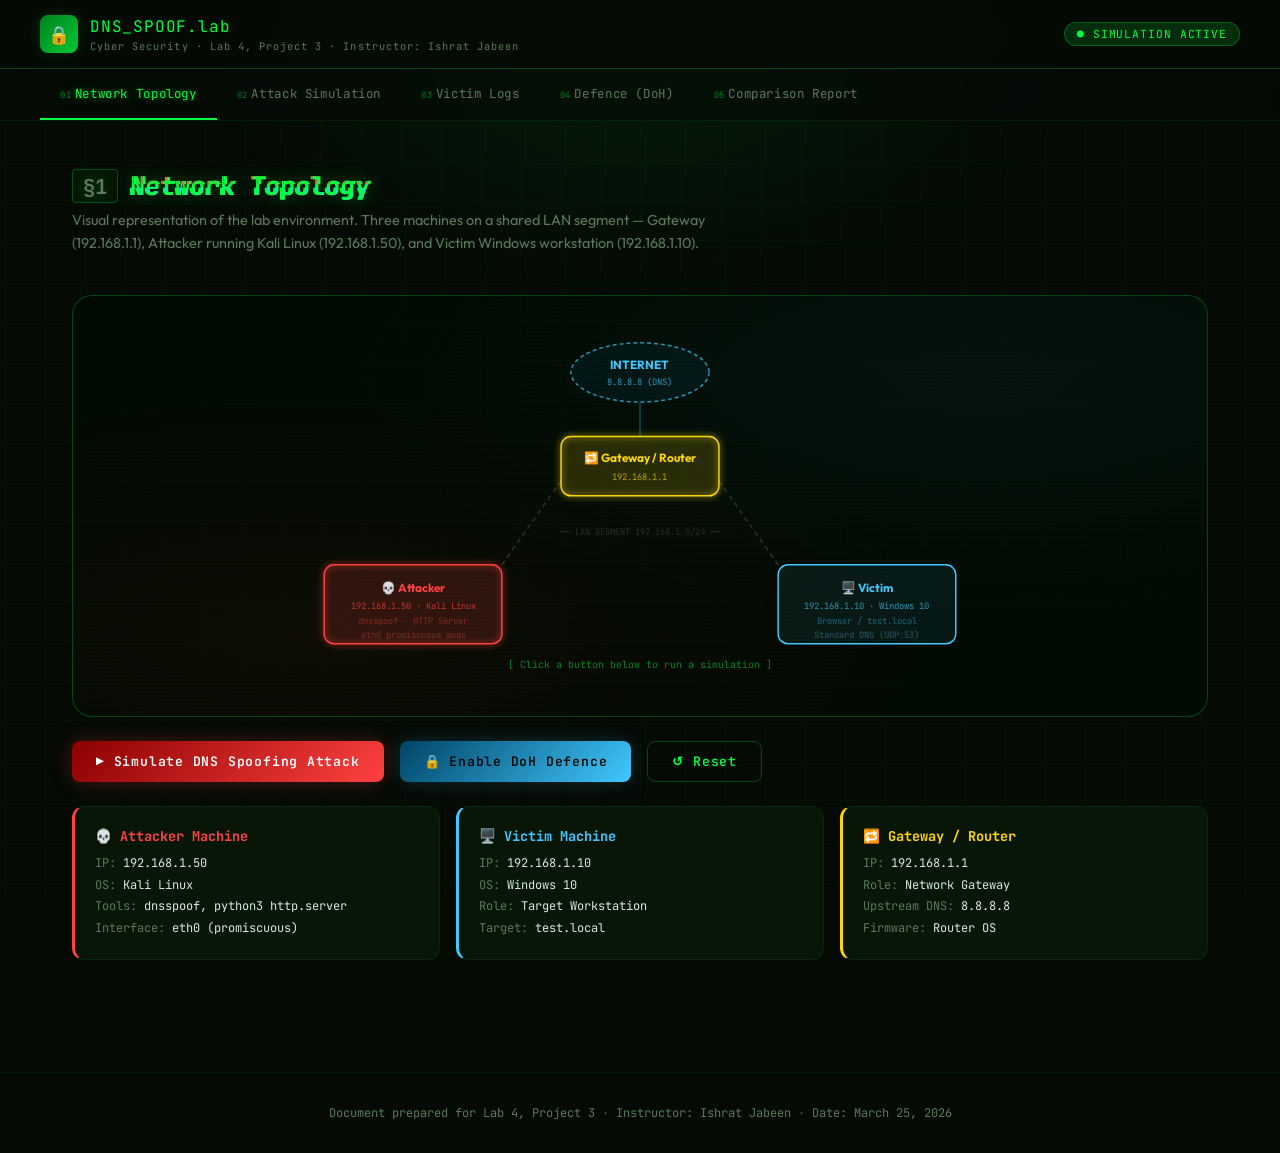
<file: index.html>
<!DOCTYPE html>
<html lang="en">
<head>
  <meta charset="UTF-8" />
  <meta name="viewport" content="width=device-width, initial-scale=1.0" />
  <title>DNS Spoofing Lab | Cyber Security Lab 4 – Project 3</title>
  <meta name="description" content="Interactive DNS Spoofing Lab with Custom Redirect & Defence. Visualising attack simulation, victim impact, DoH defence implementation and comparative analysis." />
  <link rel="stylesheet" href="style.css" />
</head>
<body>

<!-- ===== HEADER ===== -->
<header>
  <div class="header-inner">
    <div class="logo">
      <div class="logo-icon">🔒</div>
      <div>
        <div class="logo-text">DNS_SPOOF.lab</div>
        <div class="logo-sub">Cyber Security · Lab 4, Project 3 · Instructor: Ishrat Jabeen</div>
      </div>
    </div>
    <div class="badge">● SIMULATION ACTIVE</div>
  </div>
</header>

<!-- ===== NAVIGATION ===== -->
<nav>
  <div class="nav-inner">
    <button class="nav-btn active" onclick="showSection('topology', this)">
      <span class="nav-num">01</span>Network Topology
    </button>
    <button class="nav-btn" onclick="showSection('attack', this)">
      <span class="nav-num">02</span>Attack Simulation
    </button>
    <button class="nav-btn" onclick="showSection('victim', this)">
      <span class="nav-num">03</span>Victim Logs
    </button>
    <button class="nav-btn" onclick="showSection('defence', this)">
      <span class="nav-num">04</span>Defence (DoH)
    </button>
    <button class="nav-btn" onclick="showSection('comparison', this)">
      <span class="nav-num">05</span>Comparison Report
    </button>
  </div>
</nav>

<!-- ===== MAIN ===== -->
<main>

  <!-- ======================================================
       SECTION 1: NETWORK TOPOLOGY
       ====================================================== -->
  <section class="section active" id="sec-topology">
    <h1 class="section-title">
      <span class="sect-num">§1</span>
      <span class="glitch" data-text="Network Topology">Network Topology</span>
    </h1>
    <p class="section-desc">
      Visual representation of the lab environment. Three machines on a shared LAN segment — Gateway (192.168.1.1),
      Attacker running Kali Linux (192.168.1.50), and Victim Windows workstation (192.168.1.10).
    </p>

    <!-- SVG Diagram -->
    <div id="topology-svg-wrapper" class="scanlines">
      <svg id="topology-svg" viewBox="0 0 760 360" xmlns="http://www.w3.org/2000/svg">
        <defs>
          <marker id="arrow-green" markerWidth="8" markerHeight="8" refX="6" refY="3" orient="auto">
            <path d="M0,0 L0,6 L8,3 z" fill="#00ff41"/>
          </marker>
          <marker id="arrow-red" markerWidth="8" markerHeight="8" refX="6" refY="3" orient="auto">
            <path d="M0,0 L0,6 L8,3 z" fill="#ff4141"/>
          </marker>
          <marker id="arrow-blue" markerWidth="8" markerHeight="8" refX="6" refY="3" orient="auto">
            <path d="M0,0 L0,6 L8,3 z" fill="#41c8ff"/>
          </marker>
          <filter id="glow-green">
            <feGaussianBlur stdDeviation="3" result="blur"/>
            <feMerge><feMergeNode in="blur"/><feMergeNode in="SourceGraphic"/></feMerge>
          </filter>
          <filter id="glow-red">
            <feGaussianBlur stdDeviation="3" result="blur"/>
            <feMerge><feMergeNode in="blur"/><feMergeNode in="SourceGraphic"/></feMerge>
          </filter>
        </defs>

        <!-- Internet cloud -->
        <ellipse cx="380" cy="45" rx="70" ry="30" fill="rgba(0,100,150,0.15)" stroke="#41c8ff" stroke-width="1.5" stroke-dasharray="4 3" opacity="0.7"/>
        <text x="380" y="42" class="node-label" fill="#41c8ff" font-size="11">INTERNET</text>
        <text x="380" y="58" class="node-sub" fill="#41c8ff">8.8.8.8 (DNS)</text>

        <!-- Gateway -->
        <rect x="300" y="110" width="160" height="60" rx="10" ry="10" fill="rgba(255,215,0,0.08)" stroke="#ffd700" stroke-width="1.5" filter="url(#glow-green)"/>
        <text x="380" y="136" class="node-label" fill="#ffd700" font-size="12">🔁 Gateway / Router</text>
        <text x="380" y="154" class="node-sub" fill="#ffd700">192.168.1.1</text>

        <!-- Attacker -->
        <rect x="60" y="240" width="180" height="80" rx="10" ry="10" fill="rgba(255,65,65,0.08)" stroke="#ff4141" stroke-width="1.5" filter="url(#glow-red)"/>
        <text x="150" y="268" class="node-label" fill="#ff4141" font-size="12">💀 Attacker</text>
        <text x="150" y="285" class="node-sub" fill="#ff4141">192.168.1.50 · Kali Linux</text>
        <text x="150" y="300" class="node-sub" fill="rgba(255,65,65,0.6)">dnsspoof · HTTP Server</text>
        <text x="150" y="314" class="node-sub" fill="rgba(255,100,100,0.5)">eth0 promiscuous mode</text>

        <!-- Victim -->
        <rect x="520" y="240" width="180" height="80" rx="10" ry="10" fill="rgba(65,200,255,0.08)" stroke="#41c8ff" stroke-width="1.5"/>
        <text x="610" y="268" class="node-label" fill="#41c8ff" font-size="12">🖥️ Victim</text>
        <text x="610" y="285" class="node-sub" fill="#41c8ff">192.168.1.10 · Windows 10</text>
        <text x="610" y="300" class="node-sub" fill="rgba(65,200,255,0.6)">Browser / test.local</text>
        <text x="610" y="314" class="node-sub" fill="rgba(100,200,255,0.5)" id="victim-doh-label">Standard DNS (UDP:53)</text>

        <!-- Connections: Internet → Gateway -->
        <line x1="380" y1="75" x2="380" y2="110" stroke="#41c8ff" stroke-width="1.5" opacity="0.3"/>

        <!-- Gateway → Attacker (LAN) -->
        <line x1="300" y1="155" x2="240" y2="240" stroke="rgba(255,255,255,0.15)" stroke-width="1.5" stroke-dasharray="5 4" class="lan-line-a"/>
        <!-- Gateway → Victim (LAN) -->
        <line x1="460" y1="155" x2="520" y2="240" stroke="rgba(255,255,255,0.15)" stroke-width="1.5" stroke-dasharray="5 4" class="lan-line-v"/>

        <!-- LAN label -->
        <text x="380" y="210" class="node-sub" fill="rgba(255,255,255,0.2)" text-anchor="middle" font-size="9">── LAN SEGMENT 192.168.1.0/24 ──</text>

        <!-- Animated packets group -->
        <g id="packets-group"></g>

        <!-- Status label -->
        <text id="topo-status" x="380" y="345" text-anchor="middle" font-family="JetBrains Mono, monospace" font-size="10" fill="rgba(0,255,65,0.5)">[ Click a button below to run a simulation ]</text>
      </svg>
    </div>

    <div class="topology-controls">
      <button class="btn btn-danger" id="btn-run-attack" onclick="runAttackAnimation()">▶ Simulate DNS Spoofing Attack</button>
      <button class="btn btn-blue" id="btn-doh-defence" onclick="runDoHAnimation()">🔒 Enable DoH Defence</button>
      <button class="btn btn-outline" onclick="resetTopology()">↺ Reset</button>
    </div>

    <!-- Machine Cards -->
    <div class="machine-cards">
      <div class="machine-card attacker">
        <div class="machine-name">💀 Attacker Machine</div>
        <div class="machine-detail">
          IP: <span>192.168.1.50</span><br>
          OS: <span>Kali Linux</span><br>
          Tools: <span>dnsspoof, python3 http.server</span><br>
          Interface: <span>eth0 (promiscuous)</span>
        </div>
      </div>
      <div class="machine-card victim">
        <div class="machine-name">🖥️ Victim Machine</div>
        <div class="machine-detail">
          IP: <span>192.168.1.10</span><br>
          OS: <span>Windows 10</span><br>
          Role: <span>Target Workstation</span><br>
          Target: <span>test.local</span>
        </div>
      </div>
      <div class="machine-card gateway">
        <div class="machine-name">🔁 Gateway / Router</div>
        <div class="machine-detail">
          IP: <span>192.168.1.1</span><br>
          Role: <span>Network Gateway</span><br>
          Upstream DNS: <span>8.8.8.8</span><br>
          Firmware: <span>Router OS</span>
        </div>
      </div>
    </div>
  </section>


  <!-- ======================================================
       SECTION 2: ATTACK SIMULATION
       ====================================================== -->
  <section class="section" id="sec-attack">
    <h1 class="section-title">
      <span class="sect-num">§2</span> Simulated Attack Logs
    </h1>
    <p class="section-desc">
      Step-by-step replay of the attacker's actions on Kali Linux (192.168.1.50):
      crafting the spoof table, hosting the malicious webpage, and executing the dnsspoof attack.
    </p>

    <div class="card card-red" style="margin-bottom: 1.5rem;">
      <div class="flex-row" style="margin-bottom: 1rem;">
        <span class="info-badge red">⚠ ATTACK PHASE</span>
        <span class="info-badge yellow">Attacker: 192.168.1.50</span>
      </div>

      <!-- Step 1 Terminal -->
      <p style="font-family: var(--font-code); font-size:0.78rem; color: var(--text-muted); margin-bottom: 0.75rem; text-transform:uppercase; letter-spacing:0.1em;">Step 1 — Create DNS Spoof Table</p>
      <div class="terminal">
        <div class="terminal-bar">
          <div class="t-dot red"></div><div class="t-dot yellow"></div><div class="t-dot green"></div>
          <span class="terminal-label">attacker@kali:~$ — bash</span>
        </div>
        <div class="terminal-body" id="term-attack-1">&nbsp;</div>
      </div>

      <div class="spacer"></div>

      <!-- Step 2 Terminal -->
      <p style="font-family: var(--font-code); font-size:0.78rem; color: var(--text-muted); margin-bottom: 0.75rem; text-transform:uppercase; letter-spacing:0.1em;">Step 2 — Host Malicious Webpage</p>
      <div class="terminal">
        <div class="terminal-bar">
          <div class="t-dot red"></div><div class="t-dot yellow"></div><div class="t-dot green"></div>
          <span class="terminal-label">attacker@kali:~/web_root$ — bash</span>
        </div>
        <div class="terminal-body" id="term-attack-2">&nbsp;</div>
      </div>

      <div class="spacer"></div>

      <!-- Step 3 Terminal -->
      <p style="font-family: var(--font-code); font-size:0.78rem; color: var(--text-muted); margin-bottom: 0.75rem; text-transform:uppercase; letter-spacing:0.1em;">Step 3 — Execute dnsspoof &amp; HTTP Server Logs</p>
      <div class="terminal">
        <div class="terminal-bar">
          <div class="t-dot red"></div><div class="t-dot yellow"></div><div class="t-dot green"></div>
          <span class="terminal-label">attacker@kali:~$ — dnsspoof [LIVE]</span>
        </div>
        <div class="terminal-body" id="term-attack-3">&nbsp;</div>
      </div>
    </div>

    <!-- Spoofed page preview -->
    <div class="card" id="spoofed-preview" style="display:none;">
      <div class="flex-row" style="margin-bottom:1rem;">
        <span class="info-badge red">VICTIM BROWSER VIEW</span>
        <span class="info-badge yellow">http://test.local/</span>
      </div>
      <iframe src="spoofed_page/index.html" style="width:100%; height:280px; border: 1px solid rgba(255,65,65,0.3); border-radius: 8px; background:#fff;"
              title="Simulated spoofed webpage shown to victim"></iframe>
    </div>

    <div class="flex-row" style="margin-top:1.5rem;">
      <button class="btn btn-danger" id="btn-play-attack" onclick="playAttackLogs()">▶ Play Attack Logs</button>
      <button class="btn btn-outline" onclick="resetAttack()">↺ Reset</button>
    </div>
  </section>


  <!-- ======================================================
       SECTION 3: VICTIM LOGS
       ====================================================== -->
  <section class="section" id="sec-victim">
    <h1 class="section-title">
      <span class="sect-num">§3</span> Simulated Victim Logs
    </h1>
    <p class="section-desc">
      Logs from the Victim machine (192.168.1.10 / Windows 10) showing how the DNS spoofing attack
      manifested: the ping command resolving to the attacker's IP, and the browser dev tools confirming connection to the malicious server.
    </p>

    <div class="card-grid card-grid-2" style="margin-bottom: 1.5rem;">

      <!-- Ping log -->
      <div class="card card-blue">
        <div class="flex-row" style="margin-bottom:1rem;">
          <span class="info-badge red">BEFORE DEFENCE</span>
          <span class="info-badge blue">cmd.exe ping</span>
        </div>
        <div class="terminal">
          <div class="terminal-bar">
            <div class="t-dot red"></div><div class="t-dot yellow"></div><div class="t-dot green"></div>
            <span class="terminal-label">C:\Users\victim — Command Prompt</span>
          </div>
          <div class="terminal-body" id="term-victim-ping">&nbsp;</div>
        </div>
      </div>

      <!-- Browser console log -->
      <div class="card card-blue">
        <div class="flex-row" style="margin-bottom:1rem;">
          <span class="info-badge red">BEFORE DEFENCE</span>
          <span class="info-badge blue">Browser – Network Tab</span>
        </div>
        <div class="terminal">
          <div class="terminal-bar">
            <div class="t-dot red"></div><div class="t-dot yellow"></div><div class="t-dot green"></div>
            <span class="terminal-label">Chrome DevTools — Network</span>
          </div>
          <div class="terminal-body" id="term-victim-browser">&nbsp;</div>
        </div>
      </div>
    </div>

    <!-- Observation callout -->
    <div class="card" id="victim-obs" style="display:none; border-color: rgba(255,65,65,0.4); background: rgba(15,5,5,0.9);">
      <p style="font-family:var(--font-code); font-size:0.82rem; color:var(--text-muted); text-transform:uppercase; letter-spacing:0.1em; margin-bottom:0.75rem;">⚠ Observation</p>
      <p style="font-size:0.9rem; line-height:1.8; color:var(--text-primary);">
        The victim successfully connected to the attacker's server at
        <mark class="red">192.168.1.50</mark> instead of the legitimate destination.
        The DNS spoofing attack was <mark class="red">successful</mark> — the operating system cached the malicious mapping,
        directing all subsequent connections to <code style="font-family:var(--font-code); color:var(--red-accent);">test.local</code>
        to the attacker's web server.
      </p>
    </div>

    <div class="flex-row" style="margin-top:1.5rem;">
      <button class="btn btn-blue" id="btn-play-victim" onclick="playVictimLogs()">▶ View Victim Logs</button>
      <button class="btn btn-outline" onclick="resetVictim()">↺ Reset</button>
    </div>
  </section>


  <!-- ======================================================
       SECTION 4: DEFENCE IMPLEMENTATION
       ====================================================== -->
  <section class="section" id="sec-defence">
    <h1 class="section-title">
      <span class="sect-num">§4</span> Defence Implementation
    </h1>
    <p class="section-desc">
      Configure DNS-over-HTTPS (DoH) on the victim's browser to encrypt DNS queries and
      bypass local network DNS spoofing. Follow the steps below for your browser of choice.
    </p>

    <div class="card" style="margin-bottom:1.5rem;">
      <div class="flex-row" style="margin-bottom:1.5rem;">
        <span class="info-badge green">OBJECTIVE</span>
        <span style="font-size:0.88rem; color:var(--text-primary);">
          Move DNS resolution from plaintext UDP port 53 → encrypted HTTPS port 443
        </span>
      </div>

      <!-- Browser Tabs -->
      <div class="tab-header">
        <button class="tab-btn active" onclick="showTab('chrome', this)">🌐 Google Chrome</button>
        <button class="tab-btn" onclick="showTab('firefox', this)">🦊 Mozilla Firefox</button>
      </div>

      <!-- Chrome Steps -->
      <div class="tab-panel active" id="tab-chrome">
        <ul class="step-list" id="chrome-steps">
          <li class="step-item" onclick="toggleStep(this)">
            <div class="step-check">1</div>
            <div class="step-text">
              Open Chrome and navigate to:<br>
              <strong>Settings</strong> → <strong>Privacy and Security</strong> → <strong>Security</strong>
            </div>
          </li>
          <li class="step-item" onclick="toggleStep(this)">
            <div class="step-check">2</div>
            <div class="step-text">
              Scroll down to the <strong>Advanced</strong> section.
            </div>
          </li>
          <li class="step-item" onclick="toggleStep(this)">
            <div class="step-check">3</div>
            <div class="step-text">
              Locate <strong>"Use secure DNS"</strong> and toggle it <mark>ON</mark>.
            </div>
          </li>
          <li class="step-item" onclick="toggleStep(this)">
            <div class="step-check">4</div>
            <div class="step-text">
              Select <strong>"Cloudflare (1.1.1.1)"</strong> or <strong>"Google (Public DNS)"</strong> from the dropdown menu.
            </div>
          </li>
          <li class="step-item" onclick="toggleStep(this)">
            <div class="step-check">5</div>
            <div class="step-text">
              Restart the browser to apply changes. ✅
            </div>
          </li>
        </ul>
        <div class="spacer-sm"></div>
        <button class="btn btn-primary" style="font-size:0.75rem;" onclick="checkAllSteps('chrome-steps')">✓ Mark All Complete</button>
        <button class="btn btn-outline" style="font-size:0.75rem;" onclick="resetSteps('chrome-steps')">↺ Reset Steps</button>
      </div>

      <!-- Firefox Steps -->
      <div class="tab-panel" id="tab-firefox">
        <ul class="step-list" id="firefox-steps">
          <li class="step-item" onclick="toggleStep(this)">
            <div class="step-check">1</div>
            <div class="step-text">
              Open Firefox and navigate to:<br>
              <strong>Settings</strong> → <strong>General</strong> → <strong>Network Settings</strong> → <strong>Settings…</strong>
            </div>
          </li>
          <li class="step-item" onclick="toggleStep(this)">
            <div class="step-check">2</div>
            <div class="step-text">
              Scroll to the bottom of the Connection Settings dialog.
            </div>
          </li>
          <li class="step-item" onclick="toggleStep(this)">
            <div class="step-check">3</div>
            <div class="step-text">
              Check the box for <strong>"Enable DNS over HTTPS"</strong>.
            </div>
          </li>
          <li class="step-item" onclick="toggleStep(this)">
            <div class="step-check">4</div>
            <div class="step-text">
              Select a provider:<br>
              • Cloudflare: <code>https://mozilla.cloudflare-dns.com/dns-query</code><br>
              • Google: <code>https://dns.google/dns-query</code>
            </div>
          </li>
          <li class="step-item" onclick="toggleStep(this)">
            <div class="step-check">5</div>
            <div class="step-text">
              Click <strong>OK</strong> and restart Firefox to apply. ✅
            </div>
          </li>
        </ul>
        <div class="spacer-sm"></div>
        <button class="btn btn-primary" style="font-size:0.75rem;" onclick="checkAllSteps('firefox-steps')">✓ Mark All Complete</button>
        <button class="btn btn-outline" style="font-size:0.75rem;" onclick="resetSteps('firefox-steps')">↺ Reset Steps</button>
      </div>
    </div>

    <!-- Verification Result -->
    <div class="card card-grid card-grid-2">
      <div>
        <p style="font-family:var(--font-code); font-size:0.78rem; color:var(--text-muted); text-transform:uppercase; letter-spacing:0.1em; margin-bottom:1rem;">
          4.3 Verification — Visit: <code style="color:var(--blue-accent);">https://1.1.1.1/help</code>
        </p>
        <div class="verify-table">
          <div class="verify-row">
            <span class="verify-label">Connected to 1.1.1.1</span>
            <span class="verify-value">Yes ✓</span>
          </div>
          <div class="verify-row">
            <span class="verify-label">Using DNS over HTTPS (DoH)</span>
            <span class="verify-value">Yes ✓</span>
          </div>
          <div class="verify-row">
            <span class="verify-label">Using DNS over TLS (DoT)</span>
            <span class="verify-value no">No ✗</span>
          </div>
        </div>
      </div>

      <div>
        <p style="font-family:var(--font-code); font-size:0.78rem; color:var(--text-muted); text-transform:uppercase; letter-spacing:0.1em; margin-bottom:1rem;">
          How DoH Works
        </p>
        <div class="terminal" style="font-size:0.75rem;">
          <div class="terminal-bar">
            <div class="t-dot green"></div><div class="t-dot yellow"></div><div class="t-dot green"></div>
            <span class="terminal-label">DNS Query Flow — With DoH</span>
          </div>
          <div class="terminal-body" style="line-height:1.9; min-height:120px;">
<span class="output">Browser wants to resolve: test.local</span>
<span class="prompt">↓ Query encrypted in TLS 1.3</span>
<span class="info">→ HTTPS POST to cloudflare-dns.com</span>
<span class="info">   port 443 (encrypted)</span>
<span class="success">✓ Attacker sees only HTTPS noise</span>
<span class="success">✓ Spoofing attempt: FAILED</span>
<span class="success">✓ dnsspoof: 0 pattern matches</span>
          </div>
        </div>
      </div>
    </div>
  </section>


  <!-- ======================================================
       SECTION 5: COMPARISON REPORT
       ====================================================== -->
  <section class="section" id="sec-comparison">
    <h1 class="section-title">
      <span class="sect-num">§5</span> Comparison Report
    </h1>
    <p class="section-desc">
      Before Defence vs. After Defence — Technical analysis of DNS-over-HTTPS efficacy
      against local-area network DNS spoofing attacks.
    </p>

    <!-- Executive Summary -->
    <div class="analysis-block" style="margin-bottom:1.5rem; border-color:var(--border-green);">
      <h4>Executive Summary</h4>
      This report analyzes the efficacy of DNS-over-HTTPS (DoH) in mitigating local-area network (LAN) DNS spoofing attacks.
      In the <mark class="red">"Before"</mark> scenario, the network relied on traditional
      <strong style="color:var(--red-accent)">plaintext DNS (UDP Port 53)</strong>.
      In the <mark>"After"</mark> scenario, <strong style="color:var(--green-bright)">cryptographic encapsulation via HTTPS (TCP Port 443)</strong>
      was implemented at the application layer.
    </div>

    <!-- Toggle -->
    <div class="comparison-toggle">
      <button class="comp-btn active red" id="comp-before" onclick="showComparison('before')">⚠ Before Defence</button>
      <button class="comp-btn" id="comp-after" onclick="showComparison('after')">✓ After Defence</button>
    </div>

    <!-- Before Panel -->
    <div id="panel-before">
      <div class="analysis-block danger" style="border-color:rgba(255,65,65,0.3); background:rgba(15,5,5,0.9); margin-bottom:1.5rem;">
        <h4>Technical Analysis: Before Defence</h4>
        During the initial phase, the Attacker utilised the <code style="font-family:var(--font-code); color:var(--red-accent);">dnsspoof</code>
        tool from the <em>dsniff</em> package to monitor the local network segment for DNS queries.
        Because standard DNS queries are transmitted as <strong>unencrypted UDP packets</strong> and lack any form of authentication
        or integrity verification, the attacker was able to perform a classic <mark class="red">"race condition"</mark> attack.
        <br><br>
        When the Victim initiated a DNS query for <code style="font-family:var(--font-code); color:var(--red-accent)">test.local</code>,
        the request was broadcast toward the upstream DNS resolver (8.8.8.8). The Attacker, running in promiscuous mode, observed this query
        in real-time and injected a forged response with IP <mark class="red">192.168.1.50</mark> before the legitimate reply arrived.
        The Victim accepted the first response, cached the malicious mapping, and loaded the attacker's webpage.
      </div>

      <div class="terminal" style="margin-bottom:1.5rem;">
        <div class="terminal-bar">
          <div class="t-dot red"></div><div class="t-dot yellow"></div><div class="t-dot green"></div>
          <span class="terminal-label">BEFORE DEFENCE — DNS Flow (Plaintext UDP:53)</span>
        </div>
        <div class="terminal-body" style="line-height:2; min-height:130px;">
<span class="prompt">victim@win:</span><span class="cmd">~$ ping test.local</span>
<span class="output">DNS query sent → 192.168.1.1 (UDP port 53)</span>
<span class="error">Attacker intercepts query in promiscuous mode</span>
<span class="error">dnsspoof injects forged response: test.local → 192.168.1.50</span>
<span class="warn">Victim caches malicious DNS response</span>
<span class="error">Pinging test.local [192.168.1.50] ← ATTACKER'S IP!</span>
<span class="error">HTTP 200 OK from malicious server</span>
        </div>
      </div>
    </div>

    <!-- After Panel -->
    <div id="panel-after" style="display:none;">
      <div class="analysis-block" style="border-color:rgba(0,255,65,0.3); margin-bottom:1.5rem;">
        <h4>Technical Analysis: After Defence</h4>
        Upon enabling DNS-over-HTTPS in the browser, the Victim fundamentally altered its DNS resolution behaviour.
        Instead of broadcasting plaintext UDP queries to the local network's default gateway, the browser established
        an <strong>encrypted TLS 1.3 tunnel</strong> directly to a trusted remote resolver (Cloudflare's 1.1.1.1 service).
        <br><br>
        The query was encapsulated within an HTTPS POST request to
        <code style="font-family:var(--font-code); color:var(--green-bright)">https://cloudflare-dns.com/dns-query</code>,
        traveling over <mark>TCP port 443</mark>, encrypted with the same cryptographic protections used for secure web browsing.
        The <code style="font-family:var(--font-code); color:var(--green-bright)">dnsspoof</code> tool reported
        <mark>zero pattern matches</mark> — no plaintext DNS traffic traversed the network.
      </div>

        <div class="terminal" style="margin-bottom:1.5rem;">
          <div class="terminal-bar">
            <div class="t-dot red"></div><div class="t-dot yellow"></div><div class="t-dot green"></div>
            <span class="terminal-label">AFTER DEFENCE — DNS Flow (HTTPS/TLS 1.3 port 443)</span>
          </div>
          <div class="terminal-body" style="line-height:2; min-height:130px;">
<span class="prompt">victim@win:</span><span class="cmd">~$ ping test.local</span>
<span class="output">DoH query → HTTPS POST to cloudflare-dns.com:443</span>
<span class="output">TLS 1.3 encrypted tunnel established</span>
<span class="success">Attacker sees: encrypted HTTPS traffic only</span>
<span class="success">dnsspoof: 0 pattern matches (no UDP port 53 queries)</span>
<span class="success">Cloudflare returns: NXDOMAIN (test.local doesn't exist)</span>
<span class="success">DNS Spoofing: BLOCKED ✓</span>
          </div>
        </div>
    </div>

    <!-- Why Defence Was Effective -->
    <p style="font-family:var(--font-code); font-size:0.78rem; color:var(--text-muted); text-transform:uppercase; letter-spacing:0.1em; margin-bottom:1rem;">
      Why the Defence Was Effective — Three Technical Factors
    </p>
    <div class="factor-grid" style="margin-bottom:2rem;">
      <div class="factor-card">
        <div class="factor-icon">🔐</div>
        <div class="factor-title">Encryption</div>
        <div class="factor-desc">
          The attacker could no longer observe DNS request contents.
          Domain names are encrypted within the TLS payload. Network capture reveals only encrypted HTTPS traffic.
        </div>
      </div>
      <div class="factor-card">
        <div class="factor-icon">🛡️</div>
        <div class="factor-title">Integrity Protection</div>
        <div class="factor-desc">
          TLS provides cryptographic message authentication through HMAC verification.
          Injected malicious data would be detected via MAC failures, terminating the connection.
        </div>
      </div>
      <div class="factor-card">
        <div class="factor-icon">🌐</div>
        <div class="factor-title">Trust Boundary Relocation</div>
        <div class="factor-desc">
          DoH bypasses the local router's DNS configuration, moving the trust boundary from the untrusted LAN
          to a known, authenticated secure endpoint.
        </div>
      </div>
    </div>

    <!-- Comparative Results Table -->
    <div class="card" style="margin-bottom:2rem; padding:0; overflow:hidden;">
      <table class="data-table">
        <thead>
          <tr>
            <th>Metric</th>
            <th>⚠ Before Defence</th>
            <th>✓ After Defence</th>
          </tr>
        </thead>
        <tbody>
          <tr>
            <td class="metric">DNS Protocol</td>
            <td class="before">UDP (Plaintext)</td>
            <td class="after">HTTPS (Encrypted)</td>
          </tr>
          <tr>
            <td class="metric">Port Used</td>
            <td class="before">53</td>
            <td class="after">443</td>
          </tr>
          <tr>
            <td class="metric">Attacker Visibility</td>
            <td class="before">Full query content</td>
            <td class="after">Encrypted traffic only</td>
          </tr>
          <tr>
            <td class="metric">Spoofing Successful</td>
            <td class="before">Yes</td>
            <td class="after">No</td>
          </tr>
          <tr>
            <td class="metric">Resolution of test.local</td>
            <td class="before">192.168.1.50 (Spoofed)</td>
            <td class="after">NXDOMAIN or Legitimate IP</td>
          </tr>
          <tr>
            <td class="metric">Data Integrity</td>
            <td class="before">None</td>
            <td class="after">TLS MAC Verification</td>
          </tr>
        </tbody>
      </table>
    </div>

    <!-- Conclusion -->
    <div class="analysis-block" style="border-color:var(--border-green); margin-bottom:2rem;">
      <h4>Conclusion</h4>
      The implementation of DNS-over-HTTPS represents an effective application-layer defence against local network DNS spoofing attacks.
      By encrypting queries and authenticating responses through TLS, DoH eliminates the attacker's ability to <strong>observe</strong>,
      <strong>intercept</strong>, or <strong>modify</strong> DNS traffic.
      Organizations and individual users should consider enabling DoH as a baseline security measure, particularly when operating on
      <mark>untrusted network segments</mark> such as public Wi-Fi or shared corporate networks.
    </div>

    <!-- References -->
    <div class="card">
      <p style="font-family:var(--font-code); font-size:0.78rem; color:var(--text-muted); text-transform:uppercase; letter-spacing:0.1em; margin-bottom:1rem;">
        References
      </p>
      <ul class="ref-list">
        <li class="ref-item"><span class="ref-num">1</span>RFC 8484 — DNS Queries over HTTPS (DoH)</li>
        <li class="ref-item"><span class="ref-num">2</span>Cloudflare DNS Documentation — https://developers.cloudflare.com/1.1.1.1/</li>
        <li class="ref-item"><span class="ref-num">3</span>Mozilla Firefox DoH Implementation Guide</li>
        <li class="ref-item"><span class="ref-num">4</span>OWASP DNS Spoofing Prevention Guidelines</li>
      </ul>
    </div>
  </section>

</main>

<!-- ===== FOOTER ===== -->
<footer>
  <span>Document prepared for Lab 4, Project 3</span> ·
  <span>Instructor: Ishrat Jabeen</span> ·
  <span>Date: March 25, 2026</span>
</footer>

<script src="app.js"></script>
</body>
</html>
</file>
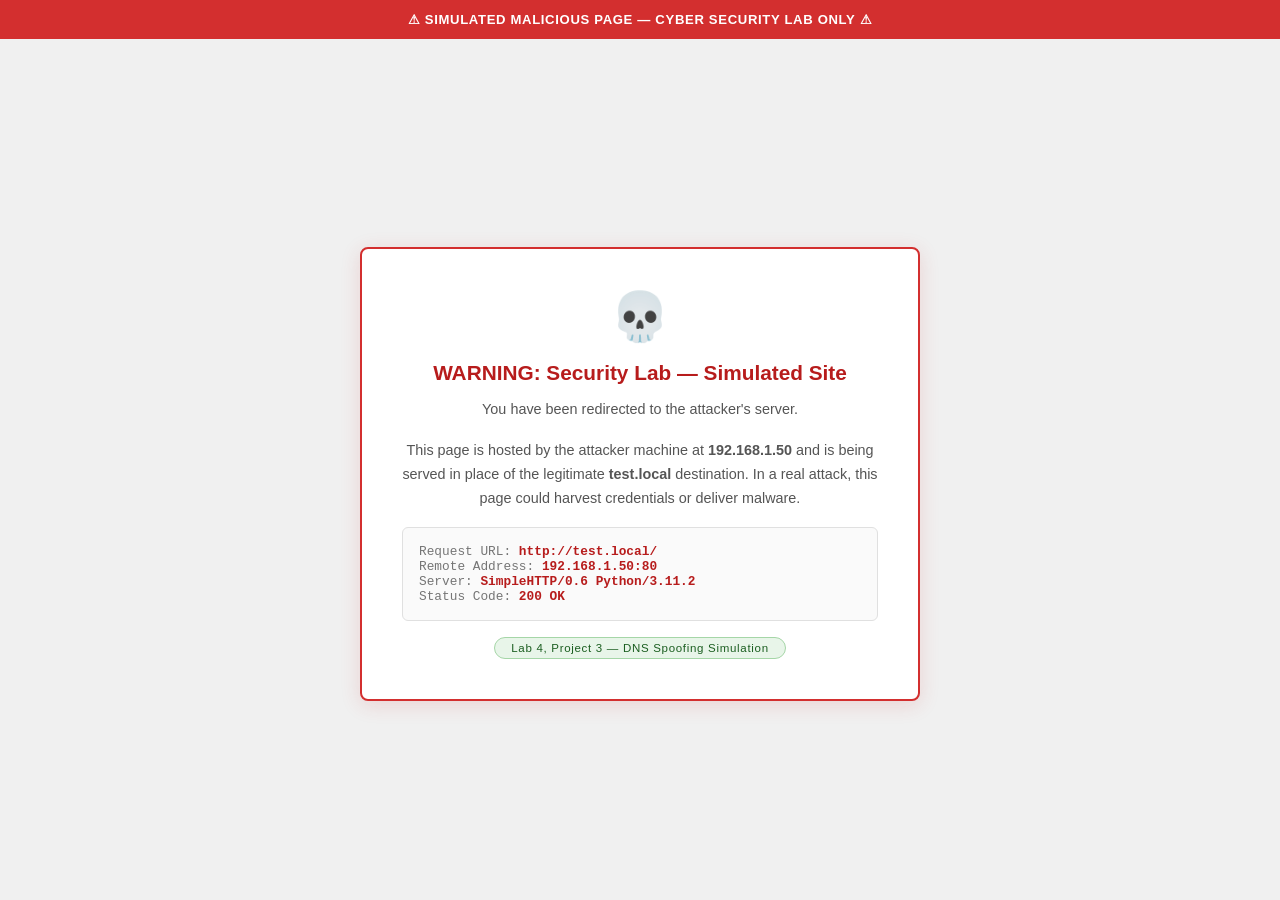
<file: spoofed_page/index.html>
<!DOCTYPE html>
<html lang="en">
<head>
  <meta charset="UTF-8"/>
  <title>Spoofed Site — Security Lab</title>
  <style>
    * { margin: 0; padding: 0; box-sizing: border-box; }
    body {
      font-family: Arial, sans-serif;
      background: #f0f0f0;
      display: flex;
      flex-direction: column;
      align-items: center;
      justify-content: center;
      min-height: 100vh;
      padding: 2rem;
    }
    .warning-bar {
      background: #d32f2f;
      color: #fff;
      text-align: center;
      padding: 0.75rem;
      font-size: 0.82rem;
      font-weight: bold;
      letter-spacing: 0.05em;
      width: 100%;
      position: fixed;
      top: 0;
    }
    .container {
      background: #fff;
      border: 2px solid #d32f2f;
      border-radius: 8px;
      padding: 2.5rem;
      max-width: 560px;
      width: 100%;
      text-align: center;
      margin-top: 3rem;
      box-shadow: 0 4px 20px rgba(211,47,47,0.15);
    }
    .skull { font-size: 3rem; margin-bottom: 1rem; }
    h1 {
      color: #b71c1c;
      font-size: 1.3rem;
      margin-bottom: 0.75rem;
    }
    p {
      color: #555;
      font-size: 0.9rem;
      line-height: 1.7;
      margin-bottom: 1rem;
    }
    .server-info {
      background: #fafafa;
      border: 1px solid #e0e0e0;
      border-radius: 6px;
      padding: 1rem;
      font-family: 'Courier New', monospace;
      font-size: 0.8rem;
      text-align: left;
      color: #333;
    }
    .server-info .label { color: #757575; }
    .server-info .value { color: #b71c1c; font-weight: bold; }
    .lab-badge {
      display: inline-block;
      background: #e8f5e9;
      color: #1b5e20;
      border: 1px solid #a5d6a7;
      border-radius: 100px;
      padding: 0.25rem 1rem;
      font-size: 0.72rem;
      letter-spacing: 0.06em;
      margin-top: 1rem;
    }
  </style>
</head>
<body>
  <div class="warning-bar">⚠ SIMULATED MALICIOUS PAGE — CYBER SECURITY LAB ONLY ⚠</div>
  <div class="container">
    <div class="skull">💀</div>
    <h1>WARNING: Security Lab — Simulated Site</h1>
    <p>You have been redirected to the attacker's server.</p>
    <p>This page is hosted by the attacker machine at <strong>192.168.1.50</strong> and is being served in place of the legitimate <strong>test.local</strong> destination. In a real attack, this page could harvest credentials or deliver malware.</p>
    <div class="server-info">
      <div><span class="label">Request URL: </span><span class="value">http://test.local/</span></div>
      <div><span class="label">Remote Address: </span><span class="value">192.168.1.50:80</span></div>
      <div><span class="label">Server: </span><span class="value">SimpleHTTP/0.6 Python/3.11.2</span></div>
      <div><span class="label">Status Code: </span><span class="value">200 OK</span></div>
    </div>
    <div class="lab-badge">Lab 4, Project 3 — DNS Spoofing Simulation</div>
  </div>
</body>
</html>
</file>
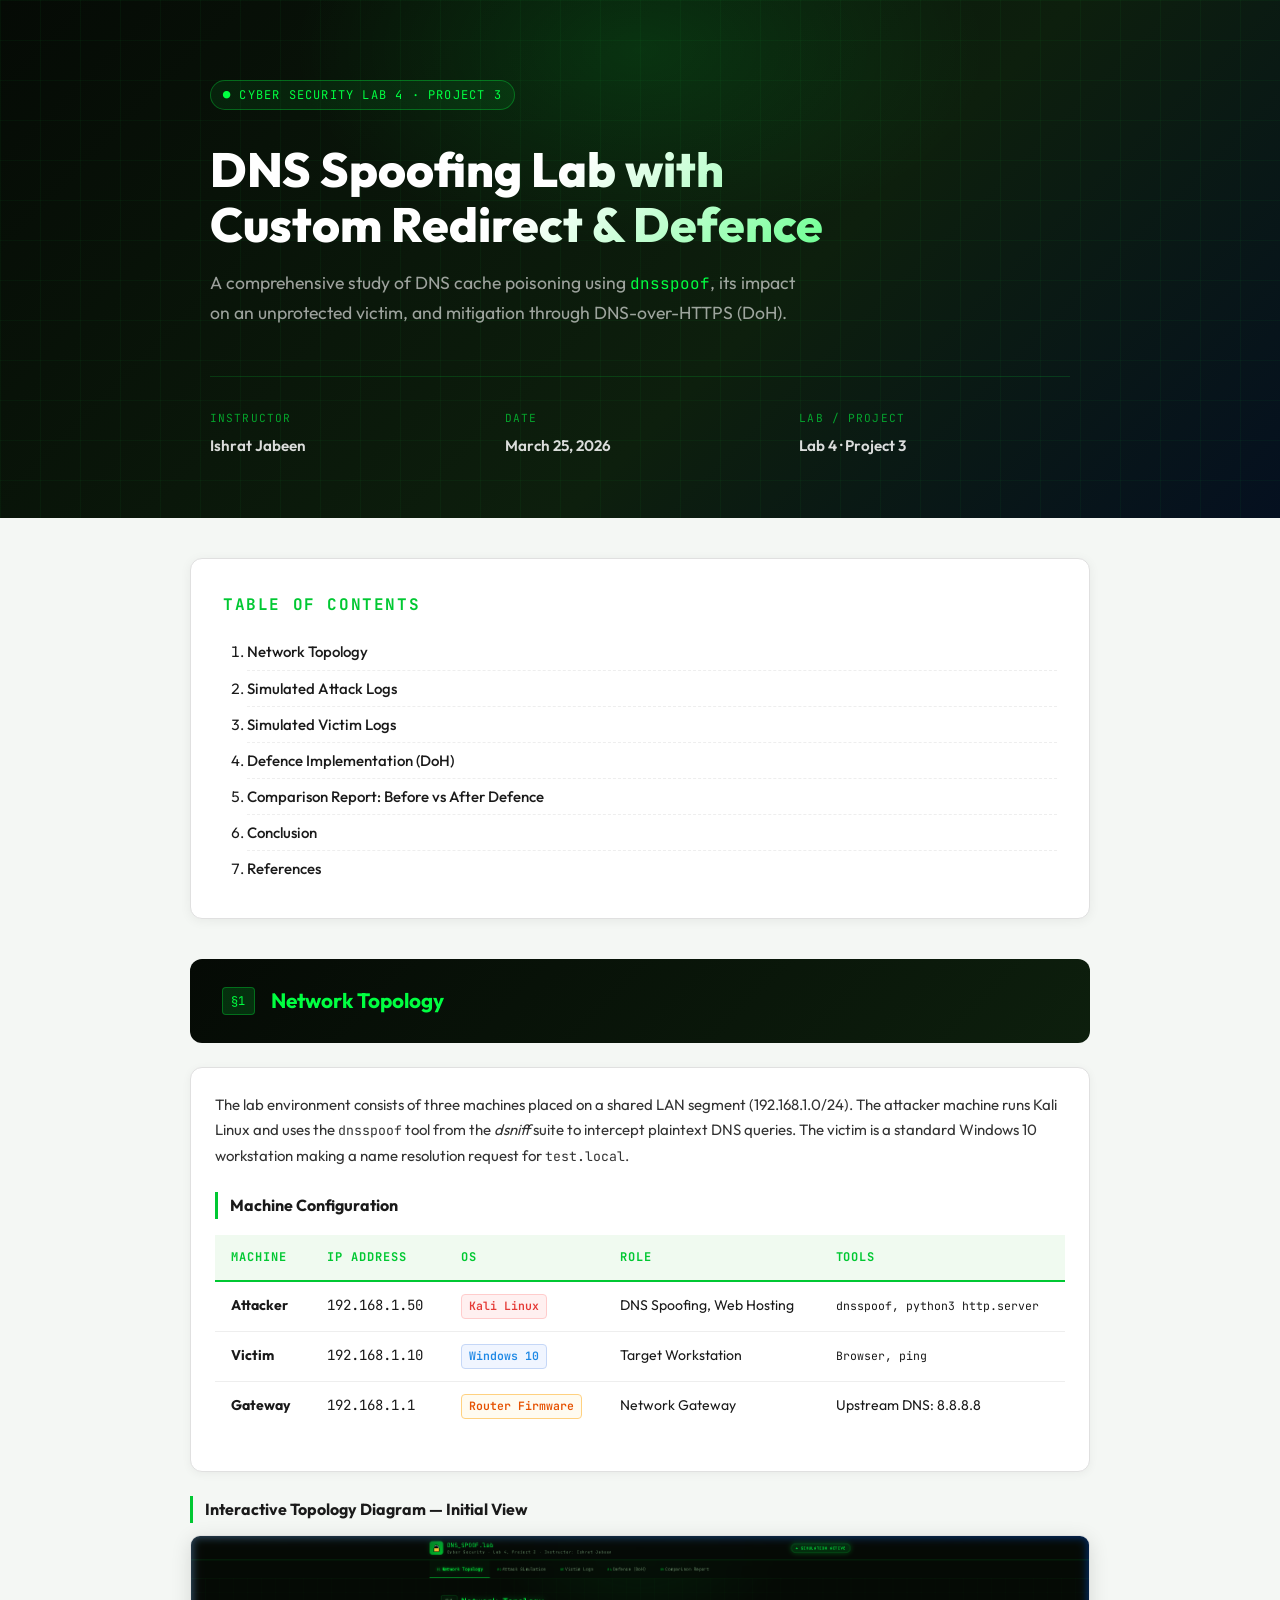
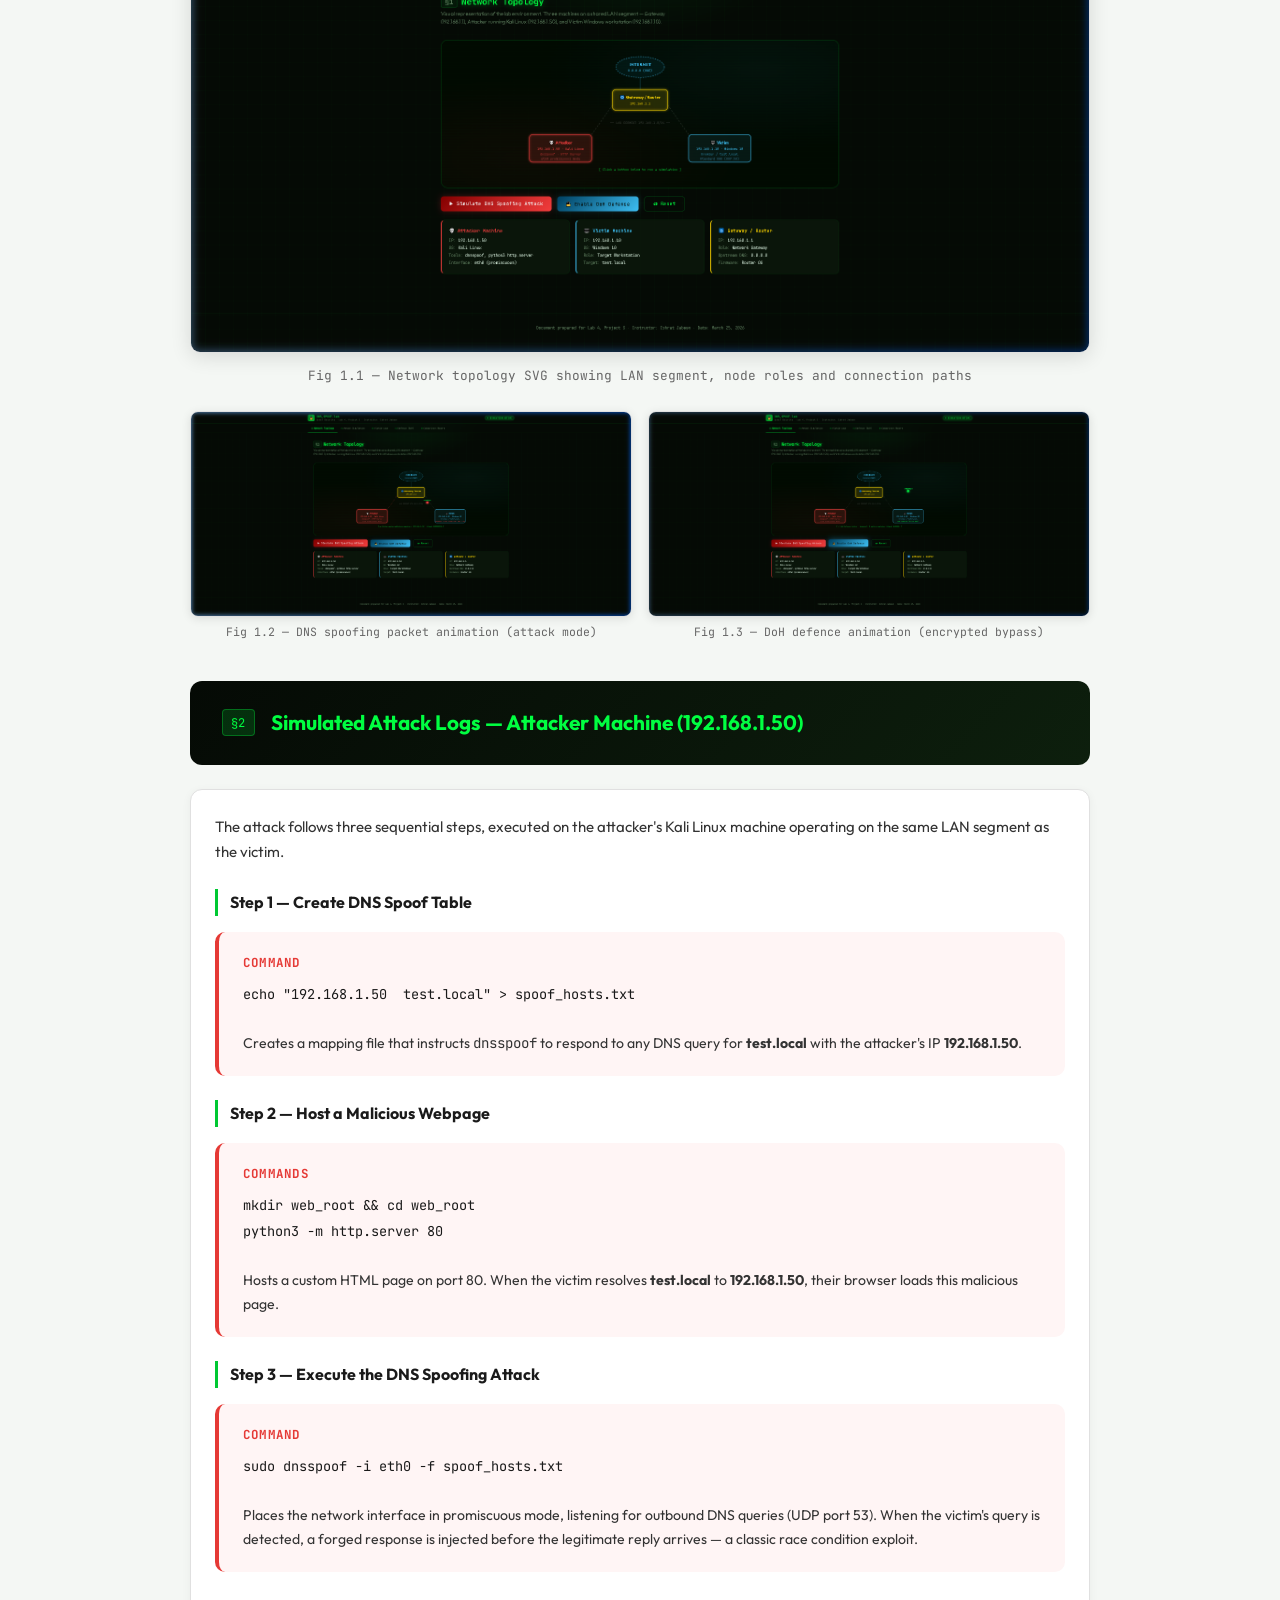
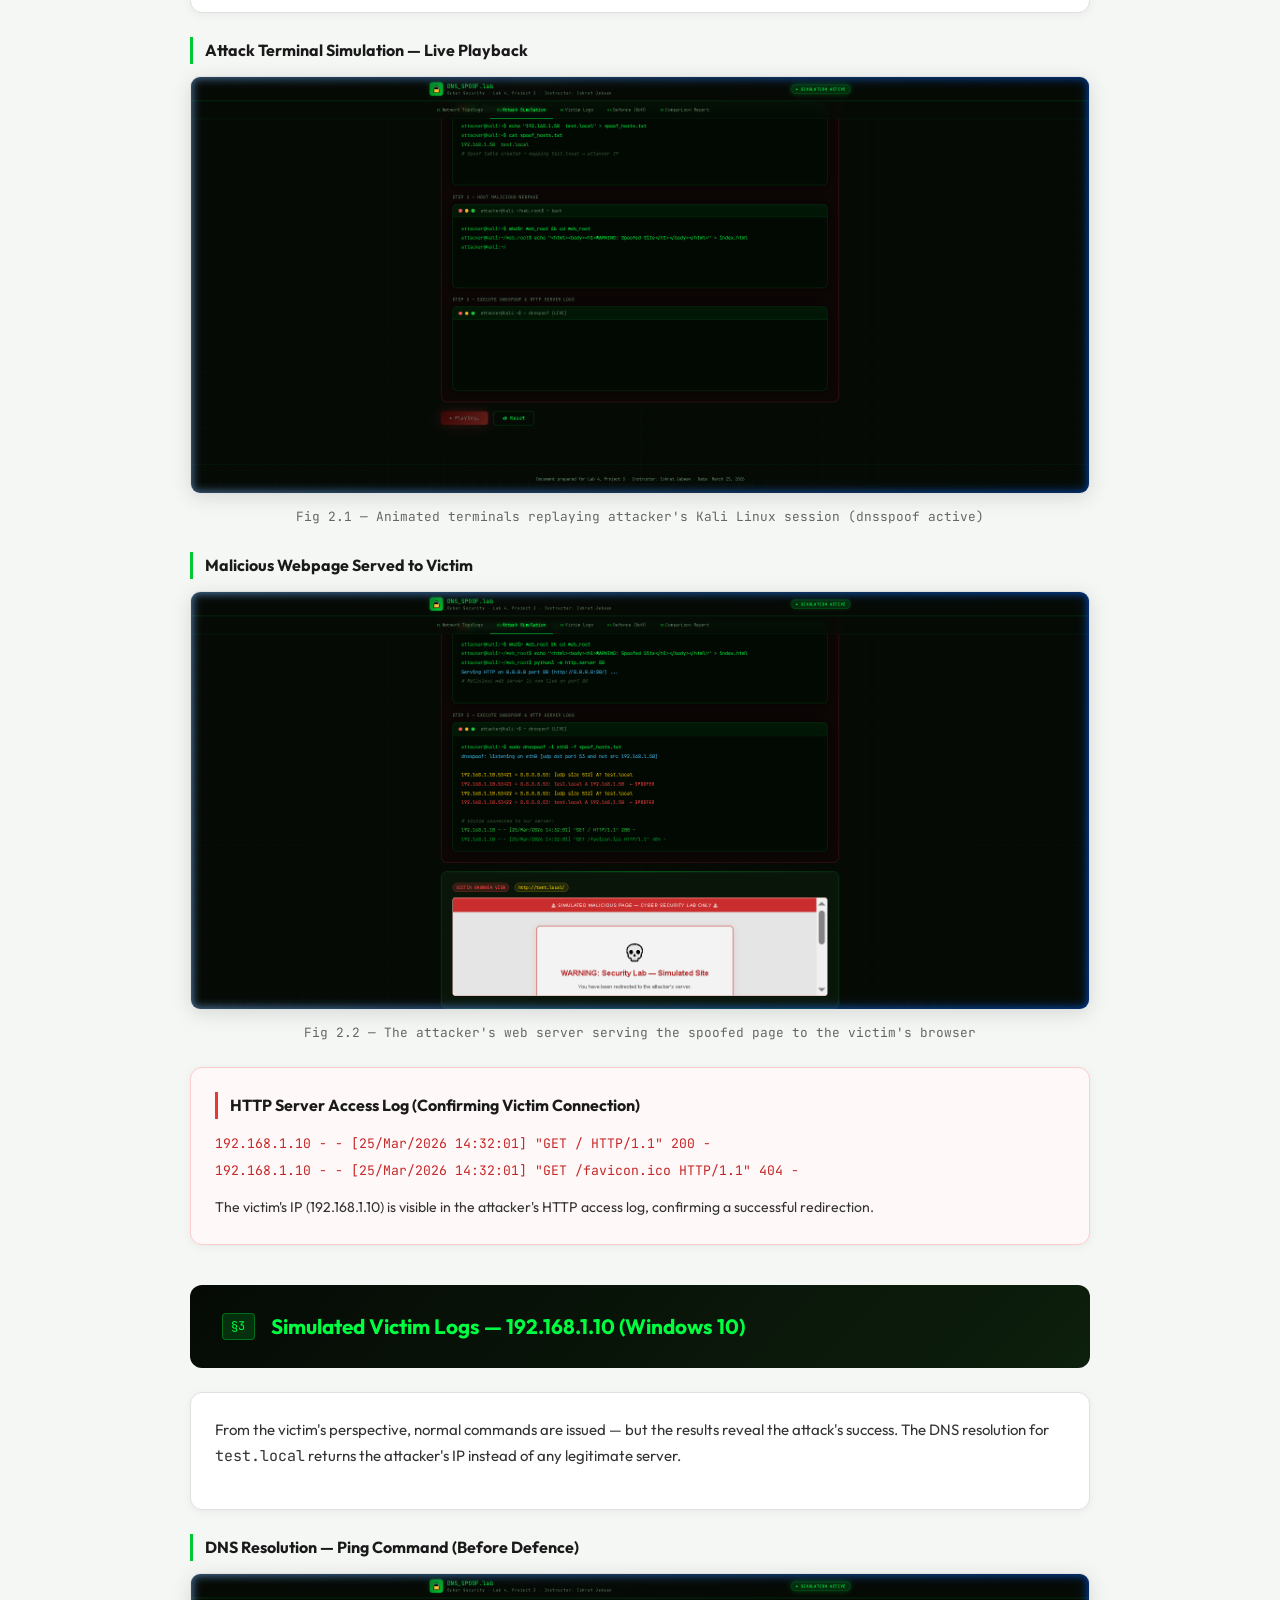
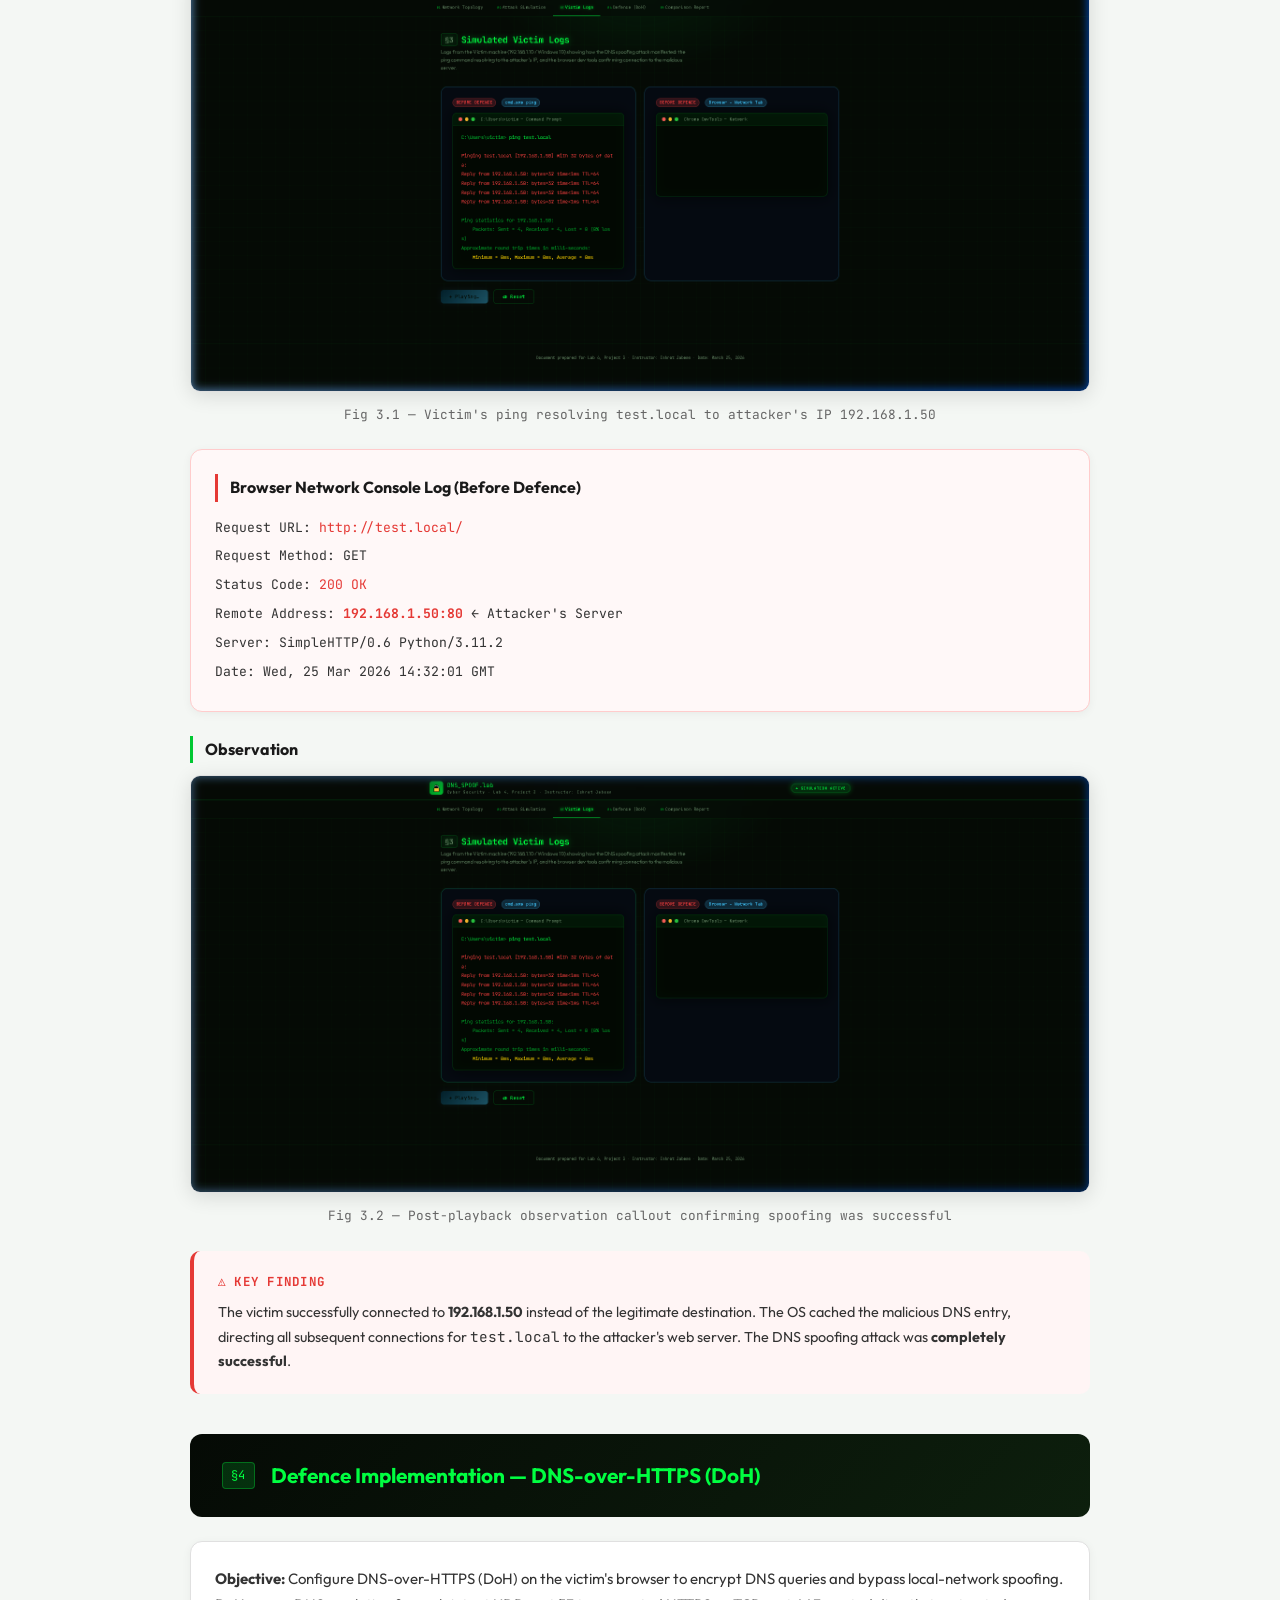
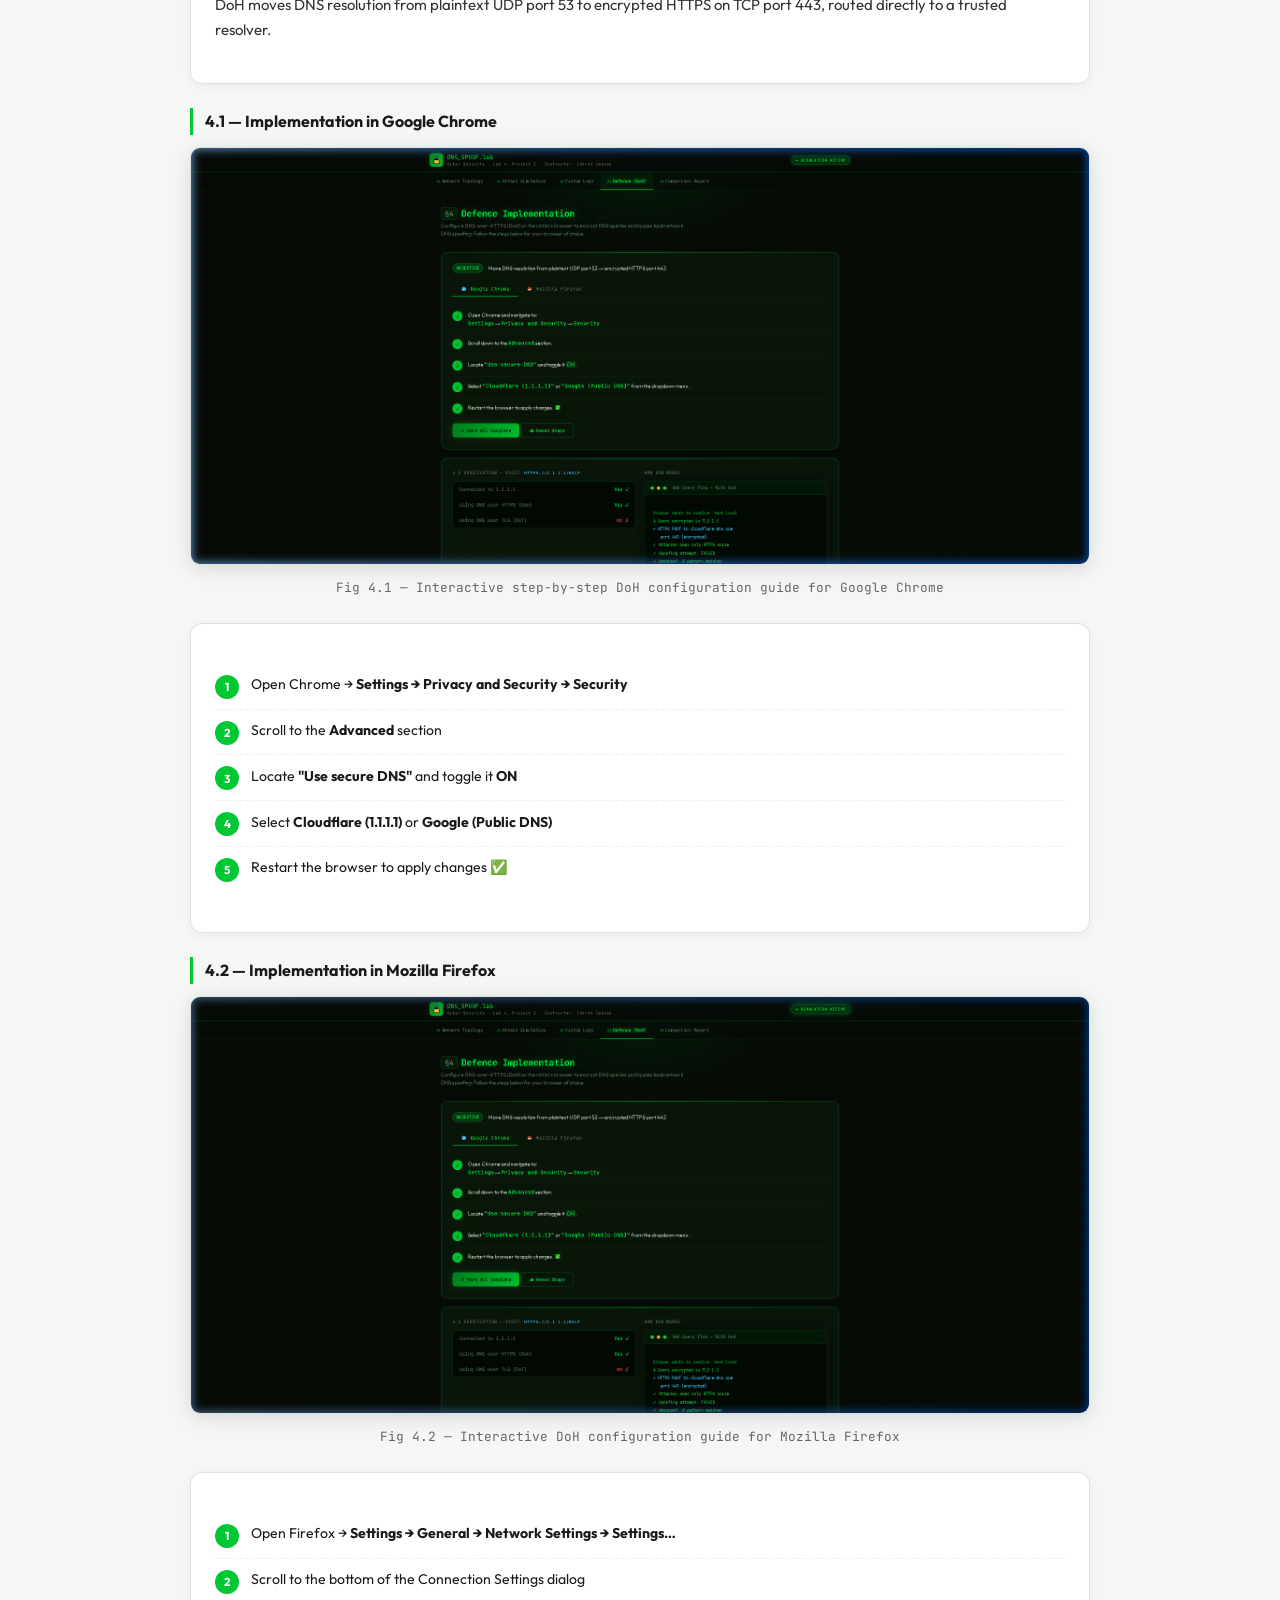
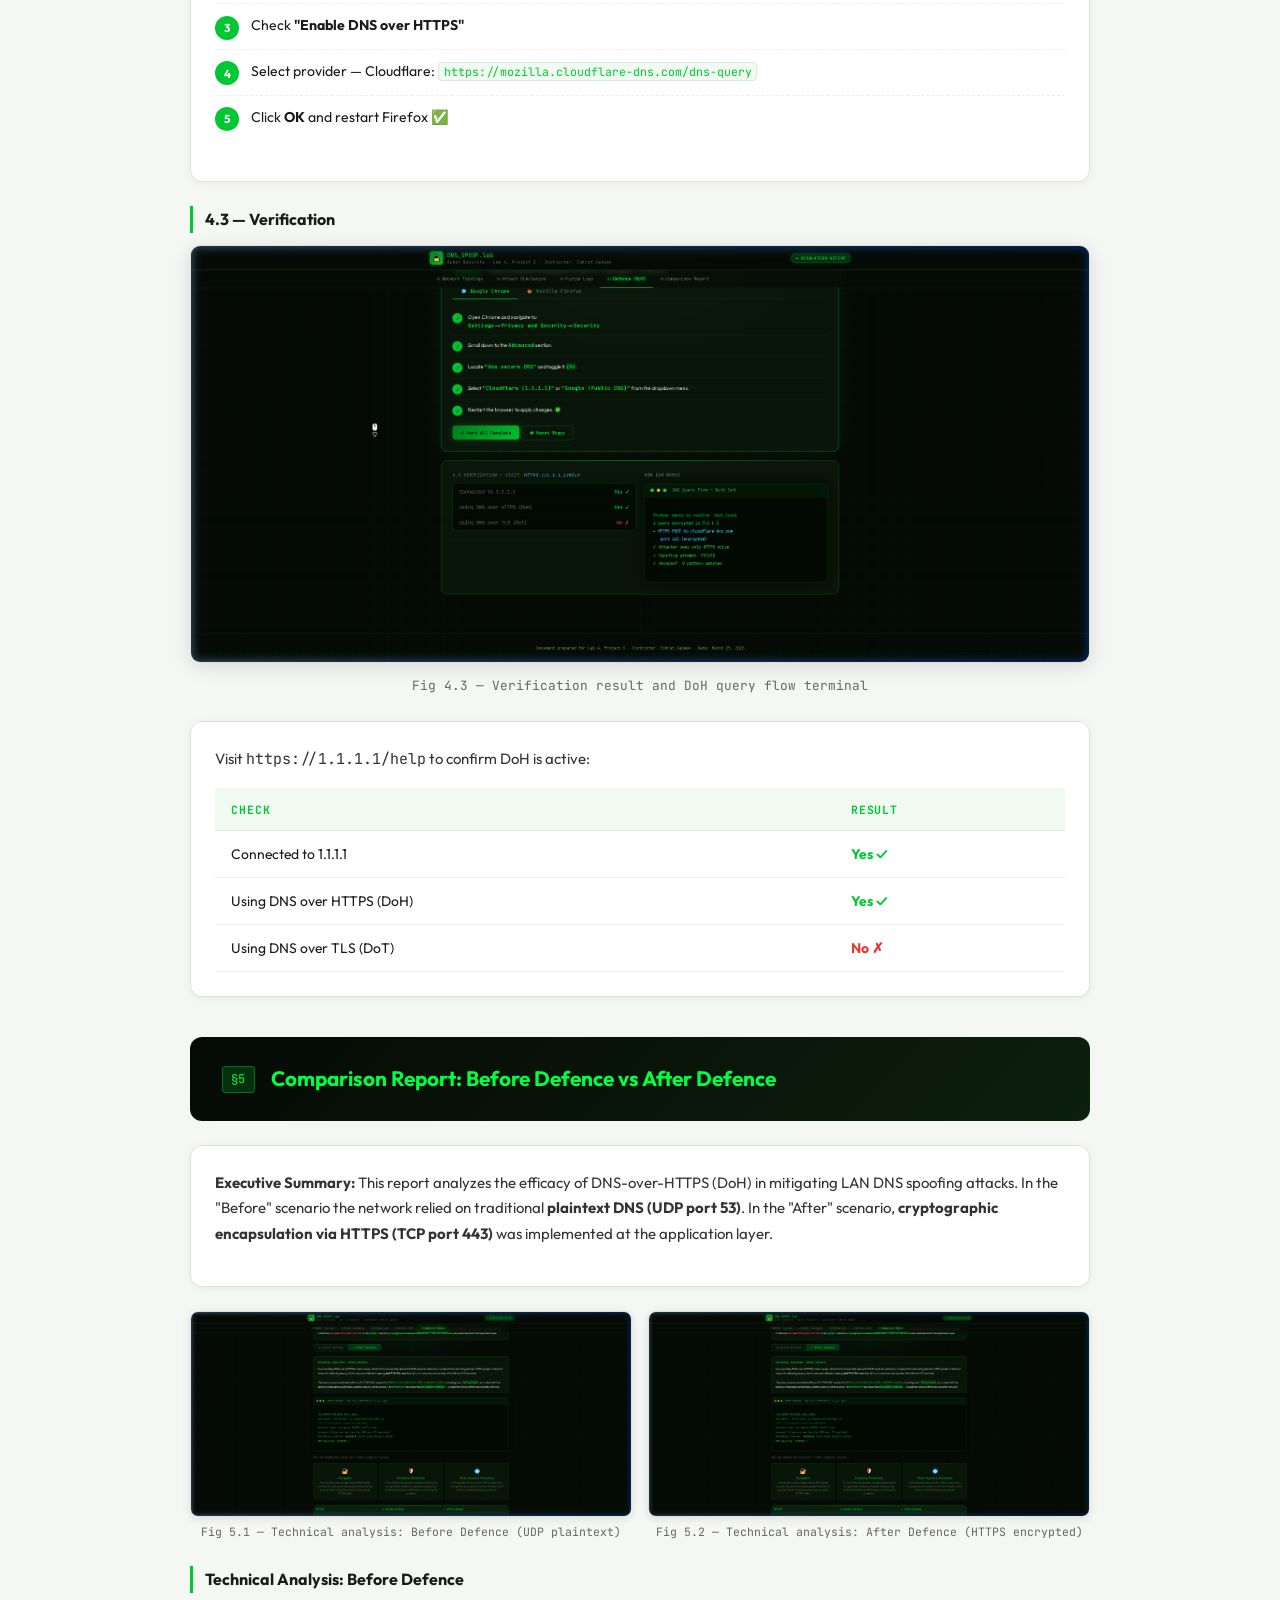
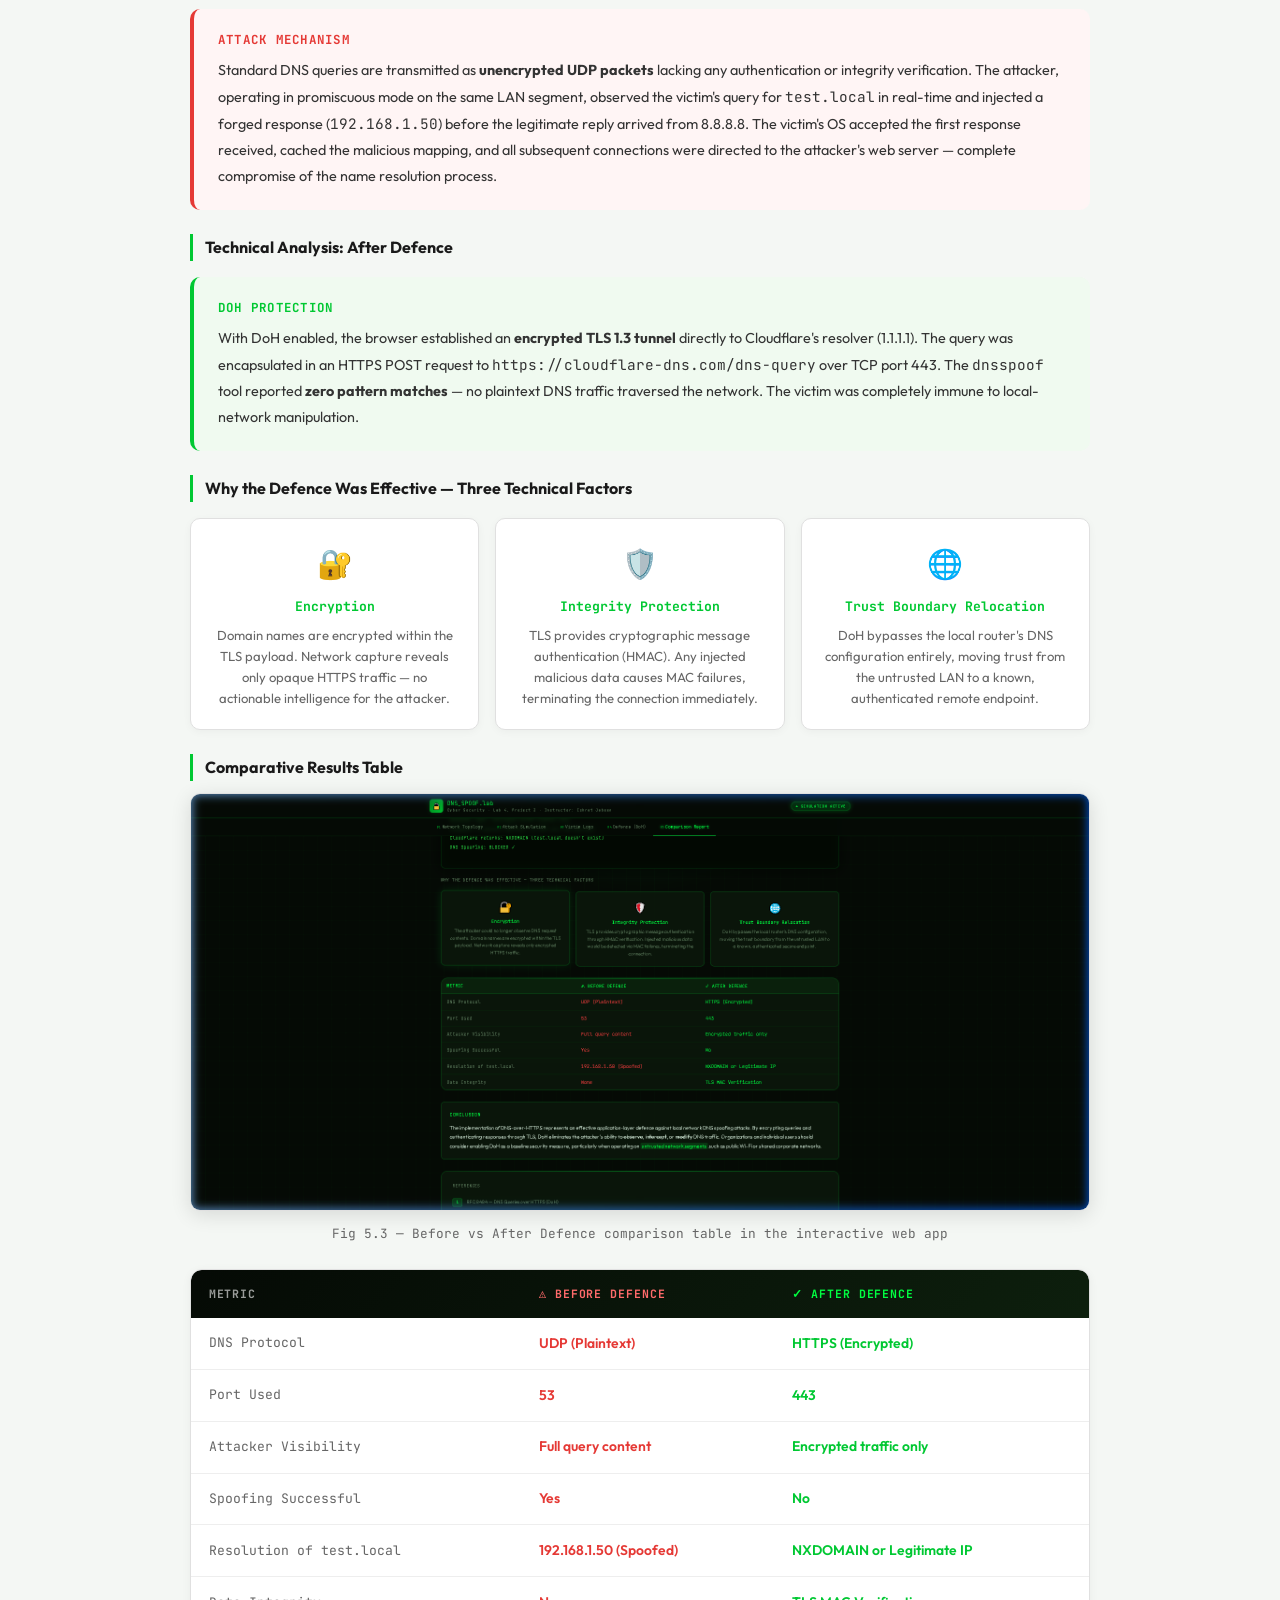
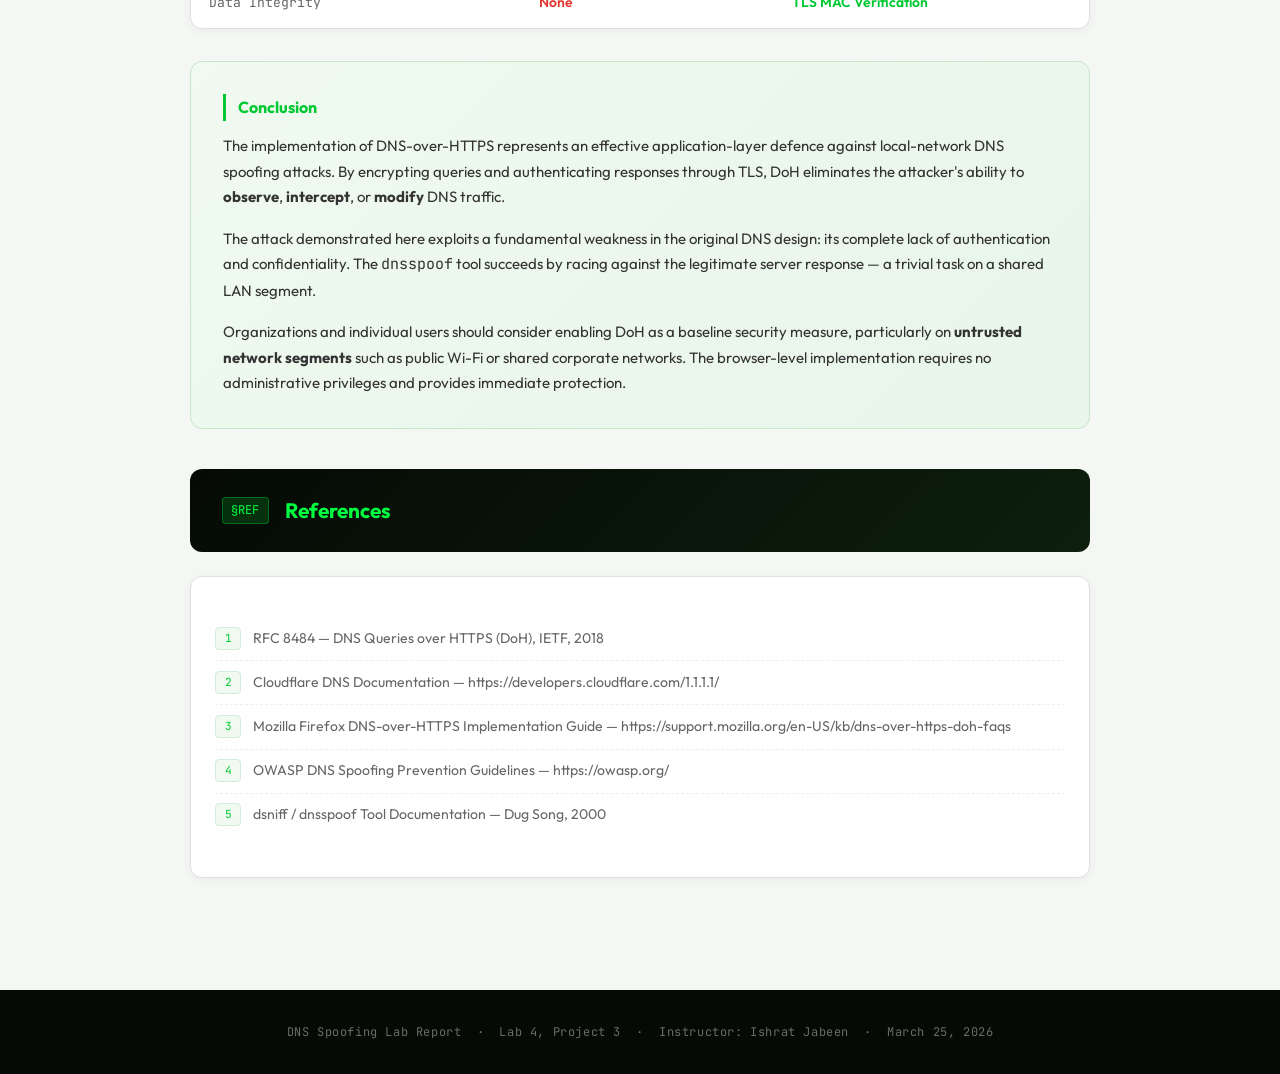
<file: report.html>
<!DOCTYPE html>
<html lang="en">
<head>
<meta charset="UTF-8"/>
<meta name="viewport" content="width=device-width,initial-scale=1.0"/>
<title>DNS Spoofing Lab Report — Lab 4, Project 3</title>
<style>
@import url('https://fonts.googleapis.com/css2?family=JetBrains+Mono:wght@400;600&family=Outfit:wght@300;400;600;700;800&display=swap');

:root{
  --green:#00c832;--green-bright:#00ff41;--red:#e53935;--blue:#1e88e5;
  --dark:#0a0f0a;--card:#fff;--border:#e0e0e0;--text:#1a1a1a;--muted:#666;
}
*{box-sizing:border-box;margin:0;padding:0;}
body{font-family:'Outfit',sans-serif;background:#f4f7f4;color:var(--text);font-size:15px;line-height:1.7;}

/* ── COVER ── */
.cover{
  background:linear-gradient(135deg,#050a05 0%,#0d1f0d 60%,#051020 100%);
  color:#fff;padding:80px 60px 60px;position:relative;overflow:hidden;
  page-break-after:always;
}
.cover::before{
  content:'';position:absolute;inset:0;
  background-image:linear-gradient(rgba(0,255,65,.04) 1px,transparent 1px),
                   linear-gradient(90deg,rgba(0,255,65,.04) 1px,transparent 1px);
  background-size:40px 40px;
}
.cover-glow{position:absolute;top:-150px;left:50%;transform:translateX(-50%);
  width:700px;height:400px;background:radial-gradient(ellipse,rgba(0,255,65,.12) 0%,transparent 70%);}
.cover-inner{position:relative;z-index:1;max-width:860px;margin:0 auto;}
.cover-badge{display:inline-flex;align-items:center;gap:.4em;
  font-family:'JetBrains Mono',monospace;font-size:.75rem;letter-spacing:.1em;
  color:var(--green-bright);border:1px solid rgba(0,255,65,.3);
  padding:.3em 1em;border-radius:100px;background:rgba(0,255,65,.08);margin-bottom:2rem;}
.cover h1{font-size:3rem;font-weight:800;line-height:1.15;margin-bottom:1rem;
  background:linear-gradient(135deg,#fff 40%,var(--green-bright));
  -webkit-background-clip:text;-webkit-text-fill-color:transparent;background-clip:text;}
.cover-sub{font-size:1.1rem;color:rgba(255,255,255,.6);margin-bottom:2.5rem;max-width:600px;}
.cover-meta{display:grid;grid-template-columns:repeat(3,1fr);gap:1.5rem;margin-top:3rem;
  border-top:1px solid rgba(0,255,65,.15);padding-top:2rem;}
.meta-item label{font-family:'JetBrains Mono',monospace;font-size:.7rem;
  letter-spacing:.1em;color:rgba(0,255,65,.6);text-transform:uppercase;display:block;margin-bottom:.3rem;}
.meta-item span{font-size:.95rem;color:rgba(255,255,255,.85);font-weight:600;}

/* ── PAGE LAYOUT ── */
.page{max-width:960px;margin:0 auto;padding:40px 30px;}

/* ── TOC ── */
.toc{background:#fff;border-radius:12px;border:1px solid var(--border);
  padding:2rem;margin-bottom:2rem;box-shadow:0 2px 12px rgba(0,0,0,.06);}
.toc h2{font-size:1rem;letter-spacing:.1em;text-transform:uppercase;color:var(--green);
  font-family:'JetBrains Mono',monospace;margin-bottom:1rem;}
.toc ol{padding-left:1.5rem;}
.toc li{padding:.3rem 0;border-bottom:1px dashed #eee;}
.toc li:last-child{border:none;}
.toc a{color:var(--text);text-decoration:none;font-weight:500;}
.toc a:hover{color:var(--green);}

/* ── SECTION HEADERS ── */
.section-header{
  background:linear-gradient(135deg,#050a05,#0d1f0d);
  border-radius:12px;padding:1.5rem 2rem;margin:2.5rem 0 1.5rem;color:#fff;
  display:flex;align-items:center;gap:1rem;
}
.sect-num{font-family:'JetBrains Mono',monospace;font-size:.75rem;
  background:rgba(0,255,65,.15);border:1px solid rgba(0,255,65,.3);
  color:var(--green-bright);padding:.2em .7em;border-radius:4px;}
.section-header h2{font-size:1.3rem;font-weight:700;color:var(--green-bright);}

h3{font-size:1rem;font-weight:700;color:var(--text);margin:1.5rem 0 .75rem;
   border-left:3px solid var(--green);padding-left:.75rem;}
p{margin-bottom:1rem;color:#333;}

/* ── CARDS ── */
.card{background:#fff;border-radius:12px;border:1px solid var(--border);
  padding:1.5rem;margin-bottom:1.5rem;box-shadow:0 2px 10px rgba(0,0,0,.05);}

/* ── NETWORK TABLE ── */
.net-table{width:100%;border-collapse:collapse;font-size:.88rem;margin:1rem 0;}
.net-table th{background:#f0faf0;color:var(--green);font-family:'JetBrains Mono',monospace;
  font-size:.75rem;letter-spacing:.08em;text-transform:uppercase;
  padding:.75rem 1rem;text-align:left;border-bottom:2px solid var(--green);}
.net-table td{padding:.75rem 1rem;border-bottom:1px solid #eee;vertical-align:top;}
.net-table tr:last-child td{border-bottom:none;}
.net-table tr:hover td{background:#f9fdf9;}
.badge{display:inline-block;font-size:.72rem;font-family:'JetBrains Mono',monospace;
  padding:.15em .6em;border-radius:4px;font-weight:600;}
.badge-red{background:#fff0f0;color:var(--red);border:1px solid #fcc;}
.badge-blue{background:#f0f5ff;color:var(--blue);border:1px solid #c5d7f7;}
.badge-yellow{background:#fffbf0;color:#e65100;border:1px solid #ffd180;}

/* ── COMPARISON TABLE ── */
.comp-table{width:100%;border-collapse:collapse;font-size:.87rem;border-radius:10px;overflow:hidden;}
.comp-table thead tr{background:linear-gradient(135deg,#050a05,#0d1f0d);}
.comp-table th{padding:.9rem 1.1rem;text-align:left;font-family:'JetBrains Mono',monospace;
  font-size:.72rem;letter-spacing:.08em;text-transform:uppercase;}
.comp-table th:first-child{color:rgba(255,255,255,.6);}
.comp-table th:nth-child(2){color:#ff6b6b;}
.comp-table th:nth-child(3){color:var(--green-bright);}
.comp-table td{padding:.85rem 1.1rem;border-bottom:1px solid #eee;}
.comp-table tr:last-child td{border-bottom:none;}
.comp-table tr:hover td{background:#f9fdf9;}
.comp-table .metric{color:var(--muted);font-size:.82rem;font-family:'JetBrains Mono',monospace;}
.comp-table .before{color:var(--red);font-weight:600;}
.comp-table .after{color:var(--green);font-weight:600;}

/* ── SCREENSHOTS ── */
.screenshot{
  width:100%;border-radius:10px;border:1px solid var(--border);
  box-shadow:0 4px 20px rgba(0,0,0,.12);display:block;margin:.75rem 0;
}
.screenshot-caption{font-size:.8rem;color:var(--muted);font-family:'JetBrains Mono',monospace;
  text-align:center;margin-bottom:1.5rem;}
.screenshot-grid{display:grid;grid-template-columns:1fr 1fr;gap:1rem;margin:.75rem 0;}
.screenshot-grid .shot{display:flex;flex-direction:column;}
.screenshot-grid img{border-radius:8px;border:1px solid var(--border);
  box-shadow:0 2px 10px rgba(0,0,0,.1);width:100%;}
.screenshot-grid .shot-caption{font-size:.72rem;color:var(--muted);
  font-family:'JetBrains Mono',monospace;text-align:center;margin-top:.3rem;}

/* ── INFO CALLOUTS ── */
.callout{border-radius:10px;padding:1.25rem 1.5rem;margin:1rem 0;border-left:4px solid;}
.callout-green{background:#f0faf0;border-left-color:var(--green);}
.callout-red{background:#fff5f5;border-left-color:var(--red);}
.callout-blue{background:#f0f5ff;border-left-color:var(--blue);}
.callout h4{font-size:.78rem;letter-spacing:.1em;text-transform:uppercase;margin-bottom:.5rem;
  font-family:'JetBrains Mono',monospace;}
.callout-green h4{color:var(--green);}
.callout-red h4{color:var(--red);}
.callout-blue h4{color:var(--blue);}

/* ── FACTOR CARDS ── */
.factor-grid{display:grid;grid-template-columns:repeat(3,1fr);gap:1rem;margin:1rem 0;}
.factor-card{background:#fff;border:1px solid var(--border);border-radius:10px;
  padding:1.25rem;text-align:center;box-shadow:0 2px 8px rgba(0,0,0,.04);}
.factor-icon{font-size:1.8rem;margin-bottom:.5rem;}
.factor-title{font-family:'JetBrains Mono',monospace;font-size:.82rem;
  color:var(--green);font-weight:700;margin-bottom:.4rem;}
.factor-desc{font-size:.82rem;color:var(--muted);line-height:1.6;}

/* ── STEPS ── */
.steps{list-style:none;margin:1rem 0;}
.step{display:flex;gap:.75rem;align-items:flex-start;padding:.6rem 0;
  border-bottom:1px dashed #eee;}
.step:last-child{border:none;}
.step-num{min-width:24px;height:24px;border-radius:50%;background:var(--green);
  color:#fff;display:flex;align-items:center;justify-content:center;
  font-size:.72rem;font-weight:700;margin-top:.1rem;}
.step-text{font-size:.88rem;line-height:1.7;}
.step-text code{background:#f0faf0;border:1px solid #d4edda;border-radius:4px;
  padding:.1em .4em;font-family:'JetBrains Mono',monospace;font-size:.82em;color:var(--green);}

/* ── VERIFY TABLE ── */
.verify-table{width:100%;border-collapse:collapse;font-size:.87rem;}
.verify-table th{background:#f0faf0;padding:.7rem 1rem;text-align:left;
  font-family:'JetBrains Mono',monospace;font-size:.72rem;letter-spacing:.08em;
  text-transform:uppercase;color:var(--green);border-bottom:1px solid #d4edda;}
.verify-table td{padding:.7rem 1rem;border-bottom:1px solid #eee;}
.verify-table td.yes{color:var(--green);font-weight:700;}
.verify-table td.no{color:var(--red);font-weight:700;}

/* ── REFS ── */
.ref-list{list-style:none;margin:1rem 0;}
.ref-item{display:flex;gap:.75rem;align-items:flex-start;padding:.6rem 0;
  border-bottom:1px dashed #eee;font-size:.88rem;color:var(--muted);}
.ref-item:last-child{border:none;}
.ref-num{font-family:'JetBrains Mono',monospace;font-size:.7rem;background:#f0faf0;
  color:var(--green);border:1px solid #d4edda;border-radius:4px;
  padding:.1em .5em;min-width:26px;text-align:center;}

/* ── CONCLUSION BOX ── */
.conclusion{
  background:linear-gradient(135deg,#f0faf0,#e8f5e9);
  border:1px solid #c8e6c9;border-radius:12px;padding:2rem;margin:2rem 0;
}
.conclusion h3{border-left-color:var(--green);color:var(--green);margin-top:0;}

/* ── FOOTER ── */
.report-footer{
  background:#050a05;color:rgba(255,255,255,.4);
  text-align:center;padding:2rem;font-family:'JetBrains Mono',monospace;
  font-size:.75rem;letter-spacing:.05em;margin-top:3rem;
}

/* ── PRINT ── */
@media print{
  .cover{-webkit-print-color-adjust:exact;print-color-adjust:exact;}
  .section-header{-webkit-print-color-adjust:exact;print-color-adjust:exact;}
  .page{padding:20px;}
}
</style>
</head>
<body>

<!-- ══ COVER PAGE ══════════════════════════════════════════ -->
<div class="cover">
  <div class="cover-glow"></div>
  <div class="cover-inner">
    <div class="cover-badge">● CYBER SECURITY LAB 4 · PROJECT 3</div>
    <h1>DNS Spoofing Lab with<br>Custom Redirect &amp; Defence</h1>
    <p class="cover-sub">
      A comprehensive study of DNS cache poisoning using <code style="font-family:'JetBrains Mono',monospace;color:#00ff41;font-size:.9em;">dnsspoof</code>,
      its impact on an unprotected victim, and mitigation through DNS-over-HTTPS (DoH).
    </p>
    <div class="cover-meta">
      <div class="meta-item">
        <label>Instructor</label>
        <span>Ishrat Jabeen</span>
      </div>
      <div class="meta-item">
        <label>Date</label>
        <span>March 25, 2026</span>
      </div>
      <div class="meta-item">
        <label>Lab / Project</label>
        <span>Lab 4 · Project 3</span>
      </div>
    </div>
  </div>
</div>

<!-- ══ MAIN CONTENT ══════════════════════════════════════════ -->
<div class="page">

  <!-- TABLE OF CONTENTS -->
  <div class="toc">
    <h2>Table of Contents</h2>
    <ol>
      <li><a href="#s1">Network Topology</a></li>
      <li><a href="#s2">Simulated Attack Logs</a></li>
      <li><a href="#s3">Simulated Victim Logs</a></li>
      <li><a href="#s4">Defence Implementation (DoH)</a></li>
      <li><a href="#s5">Comparison Report: Before vs After Defence</a></li>
      <li><a href="#conclusion">Conclusion</a></li>
      <li><a href="#refs">References</a></li>
    </ol>
  </div>

  <!-- ─────────────────────────────────────────────
       §1  NETWORK TOPOLOGY
  ───────────────────────────────────────────── -->
  <div id="s1" class="section-header">
    <span class="sect-num">§1</span>
    <h2>Network Topology</h2>
  </div>

  <div class="card">
    <p>
      The lab environment consists of three machines placed on a shared LAN segment (192.168.1.0/24).
      The attacker machine runs Kali Linux and uses the <code style="font-family:'JetBrains Mono',monospace;font-size:.88em;">dnsspoof</code>
      tool from the <em>dsniff</em> suite to intercept plaintext DNS queries. The victim is a standard Windows 10
      workstation making a name resolution request for <code style="font-family:'JetBrains Mono',monospace;font-size:.88em;">test.local</code>.
    </p>

    <h3>Machine Configuration</h3>
    <table class="net-table">
      <thead><tr><th>Machine</th><th>IP Address</th><th>OS</th><th>Role</th><th>Tools</th></tr></thead>
      <tbody>
        <tr>
          <td><strong>Attacker</strong></td>
          <td><code style="font-family:'JetBrains Mono',monospace;">192.168.1.50</code></td>
          <td><span class="badge badge-red">Kali Linux</span></td>
          <td>DNS Spoofing, Web Hosting</td>
          <td><code style="font-family:'JetBrains Mono',monospace;font-size:.82em;">dnsspoof, python3 http.server</code></td>
        </tr>
        <tr>
          <td><strong>Victim</strong></td>
          <td><code style="font-family:'JetBrains Mono',monospace;">192.168.1.10</code></td>
          <td><span class="badge badge-blue">Windows 10</span></td>
          <td>Target Workstation</td>
          <td><code style="font-family:'JetBrains Mono',monospace;font-size:.82em;">Browser, ping</code></td>
        </tr>
        <tr>
          <td><strong>Gateway</strong></td>
          <td><code style="font-family:'JetBrains Mono',monospace;">192.168.1.1</code></td>
          <td><span class="badge badge-yellow">Router Firmware</span></td>
          <td>Network Gateway</td>
          <td>Upstream DNS: 8.8.8.8</td>
        </tr>
      </tbody>
    </table>
  </div>

  <h3>Interactive Topology Diagram — Initial View</h3>
  <img class="screenshot" src="report_assets/s1_topology.png" alt="Network topology diagram showing Attacker, Victim, Gateway and Internet nodes"/>
  <div class="screenshot-caption">Fig 1.1 — Network topology SVG showing LAN segment, node roles and connection paths</div>

  <div class="screenshot-grid">
    <div class="shot">
      <img src="report_assets/s1_attack.png" alt="Attack animation running"/>
      <div class="shot-caption">Fig 1.2 — DNS spoofing packet animation (attack mode)</div>
    </div>
    <div class="shot">
      <img src="report_assets/s1_doh.png" alt="DoH defence animation running"/>
      <div class="shot-caption">Fig 1.3 — DoH defence animation (encrypted bypass)</div>
    </div>
  </div>

  <!-- ─────────────────────────────────────────────
       §2  ATTACK SIMULATION
  ───────────────────────────────────────────── -->
  <div id="s2" class="section-header">
    <span class="sect-num">§2</span>
    <h2>Simulated Attack Logs — Attacker Machine (192.168.1.50)</h2>
  </div>

  <div class="card">
    <p>
      The attack follows three sequential steps, executed on the attacker's Kali Linux machine
      operating on the same LAN segment as the victim.
    </p>

    <h3>Step 1 — Create DNS Spoof Table</h3>
    <div class="callout callout-red">
      <h4>Command</h4>
      <code style="font-family:'JetBrains Mono',monospace;font-size:.85rem;">echo "192.168.1.50&nbsp;&nbsp;test.local" &gt; spoof_hosts.txt</code><br><br>
      <p style="margin:0;font-size:.88rem;">
        Creates a mapping file that instructs <code style="font-family:'JetBrains Mono',monospace;">dnsspoof</code>
        to respond to any DNS query for <strong>test.local</strong> with the attacker's IP <strong>192.168.1.50</strong>.
      </p>
    </div>

    <h3>Step 2 — Host a Malicious Webpage</h3>
    <div class="callout callout-red">
      <h4>Commands</h4>
      <code style="font-family:'JetBrains Mono',monospace;font-size:.85rem;">
        mkdir web_root &amp;&amp; cd web_root<br>
        python3 -m http.server 80
      </code><br><br>
      <p style="margin:0;font-size:.88rem;">
        Hosts a custom HTML page on port 80. When the victim resolves <strong>test.local</strong> to
        <strong>192.168.1.50</strong>, their browser loads this malicious page.
      </p>
    </div>

    <h3>Step 3 — Execute the DNS Spoofing Attack</h3>
    <div class="callout callout-red">
      <h4>Command</h4>
      <code style="font-family:'JetBrains Mono',monospace;font-size:.85rem;">sudo dnsspoof -i eth0 -f spoof_hosts.txt</code><br><br>
      <p style="margin:0;font-size:.88rem;">
        Places the network interface in promiscuous mode, listening for outbound DNS queries (UDP port 53).
        When the victim's query is detected, a forged response is injected before the legitimate reply
        arrives — a classic race condition exploit.
      </p>
    </div>
  </div>

  <h3>Attack Terminal Simulation — Live Playback</h3>
  <img class="screenshot" src="report_assets/s2_terminals.png" alt="Attack terminal showing dnsspoof logs"/>
  <div class="screenshot-caption">Fig 2.1 — Animated terminals replaying attacker's Kali Linux session (dnsspoof active)</div>

  <h3>Malicious Webpage Served to Victim</h3>
  <img class="screenshot" src="report_assets/s2_spoofed.png" alt="Spoofed malicious webpage"/>
  <div class="screenshot-caption">Fig 2.2 — The attacker's web server serving the spoofed page to the victim's browser</div>

  <div class="card" style="background:#fff8f8;border-color:#fcc;">
    <h3 style="border-left-color:var(--red);margin-top:0;">HTTP Server Access Log (Confirming Victim Connection)</h3>
    <code style="font-family:'JetBrains Mono',monospace;font-size:.82rem;display:block;line-height:2;color:#c62828;">
      192.168.1.10 - - [25/Mar/2026 14:32:01] "GET / HTTP/1.1" 200 -<br>
      192.168.1.10 - - [25/Mar/2026 14:32:01] "GET /favicon.ico HTTP/1.1" 404 -
    </code>
    <p style="margin:0.75rem 0 0;font-size:.88rem;">
      The victim's IP (192.168.1.10) is visible in the attacker's HTTP access log, confirming a successful redirection.
    </p>
  </div>

  <!-- ─────────────────────────────────────────────
       §3  VICTIM LOGS
  ───────────────────────────────────────────── -->
  <div id="s3" class="section-header">
    <span class="sect-num">§3</span>
    <h2>Simulated Victim Logs — 192.168.1.10 (Windows 10)</h2>
  </div>

  <div class="card">
    <p>
      From the victim's perspective, normal commands are issued — but the results reveal the attack's success.
      The DNS resolution for <code style="font-family:'JetBrains Mono',monospace;">test.local</code> returns the
      attacker's IP instead of any legitimate server.
    </p>
  </div>

  <h3>DNS Resolution — Ping Command (Before Defence)</h3>
  <img class="screenshot" src="report_assets/s3_victim_logs.png" alt="Victim ping and browser logs"/>
  <div class="screenshot-caption">Fig 3.1 — Victim's ping resolving test.local to attacker's IP 192.168.1.50</div>

  <div class="card" style="background:#fff8f8;border-color:#fcc;">
    <h3 style="border-left-color:var(--red);margin-top:0;">Browser Network Console Log (Before Defence)</h3>
    <code style="font-family:'JetBrains Mono',monospace;font-size:.82rem;display:block;line-height:2.2;color:#333;">
      Request URL: <span style="color:var(--red);">http://test.local/</span><br>
      Request Method: GET<br>
      Status Code: <span style="color:var(--red);">200 OK</span><br>
      Remote Address: <span style="color:var(--red);font-weight:bold;">192.168.1.50:80</span> ← Attacker's Server<br>
      Server: SimpleHTTP/0.6 Python/3.11.2<br>
      Date: Wed, 25 Mar 2026 14:32:01 GMT
    </code>
  </div>

  <h3>Observation</h3>
  <img class="screenshot" src="report_assets/s3_observation.png" alt="Observation callout after victim logs"/>
  <div class="screenshot-caption">Fig 3.2 — Post-playback observation callout confirming spoofing was successful</div>

  <div class="callout callout-red">
    <h4>⚠ Key Finding</h4>
    <p style="margin:0;font-size:.9rem;">
      The victim successfully connected to <strong>192.168.1.50</strong> instead of the legitimate destination.
      The OS cached the malicious DNS entry, directing all subsequent connections for <code style="font-family:'JetBrains Mono',monospace;">test.local</code>
      to the attacker's web server. The DNS spoofing attack was <strong>completely successful</strong>.
    </p>
  </div>

  <!-- ─────────────────────────────────────────────
       §4  DEFENCE
  ───────────────────────────────────────────── -->
  <div id="s4" class="section-header">
    <span class="sect-num">§4</span>
    <h2>Defence Implementation — DNS-over-HTTPS (DoH)</h2>
  </div>

  <div class="card">
    <p>
      <strong>Objective:</strong> Configure DNS-over-HTTPS (DoH) on the victim's browser to encrypt DNS queries
      and bypass local-network spoofing. DoH moves DNS resolution from plaintext UDP port 53 to
      encrypted HTTPS on TCP port 443, routed directly to a trusted resolver.
    </p>
  </div>

  <h3>4.1 — Implementation in Google Chrome</h3>
  <img class="screenshot" src="report_assets/s4_chrome.png" alt="Chrome DoH configuration steps"/>
  <div class="screenshot-caption">Fig 4.1 — Interactive step-by-step DoH configuration guide for Google Chrome</div>

  <div class="card">
    <ul class="steps">
      <li class="step"><div class="step-num">1</div><div class="step-text">Open Chrome → <strong>Settings → Privacy and Security → Security</strong></div></li>
      <li class="step"><div class="step-num">2</div><div class="step-text">Scroll to the <strong>Advanced</strong> section</div></li>
      <li class="step"><div class="step-num">3</div><div class="step-text">Locate <strong>"Use secure DNS"</strong> and toggle it <strong>ON</strong></div></li>
      <li class="step"><div class="step-num">4</div><div class="step-text">Select <strong>Cloudflare (1.1.1.1)</strong> or <strong>Google (Public DNS)</strong></div></li>
      <li class="step"><div class="step-num">5</div><div class="step-text">Restart the browser to apply changes ✅</div></li>
    </ul>
  </div>

  <h3>4.2 — Implementation in Mozilla Firefox</h3>
  <img class="screenshot" src="report_assets/s4_firefox.png" alt="Firefox DoH configuration steps"/>
  <div class="screenshot-caption">Fig 4.2 — Interactive DoH configuration guide for Mozilla Firefox</div>

  <div class="card">
    <ul class="steps">
      <li class="step"><div class="step-num">1</div><div class="step-text">Open Firefox → <strong>Settings → General → Network Settings → Settings…</strong></div></li>
      <li class="step"><div class="step-num">2</div><div class="step-text">Scroll to the bottom of the Connection Settings dialog</div></li>
      <li class="step"><div class="step-num">3</div><div class="step-text">Check <strong>"Enable DNS over HTTPS"</strong></div></li>
      <li class="step"><div class="step-num">4</div><div class="step-text">Select provider — Cloudflare: <code>https://mozilla.cloudflare-dns.com/dns-query</code></div></li>
      <li class="step"><div class="step-num">5</div><div class="step-text">Click <strong>OK</strong> and restart Firefox ✅</div></li>
    </ul>
  </div>

  <h3>4.3 — Verification</h3>
  <img class="screenshot" src="report_assets/s4_verify.png" alt="DoH verification table"/>
  <div class="screenshot-caption">Fig 4.3 — Verification result and DoH query flow terminal</div>

  <div class="card">
    <p>Visit <code style="font-family:'JetBrains Mono',monospace;">https://1.1.1.1/help</code> to confirm DoH is active:</p>
    <table class="verify-table">
      <thead><tr><th>Check</th><th>Result</th></tr></thead>
      <tbody>
        <tr><td>Connected to 1.1.1.1</td><td class="yes">Yes ✓</td></tr>
        <tr><td>Using DNS over HTTPS (DoH)</td><td class="yes">Yes ✓</td></tr>
        <tr><td>Using DNS over TLS (DoT)</td><td class="no">No ✗</td></tr>
      </tbody>
    </table>
  </div>

  <!-- ─────────────────────────────────────────────
       §5  COMPARISON REPORT
  ───────────────────────────────────────────── -->
  <div id="s5" class="section-header">
    <span class="sect-num">§5</span>
    <h2>Comparison Report: Before Defence vs After Defence</h2>
  </div>

  <div class="card">
    <p>
      <strong>Executive Summary:</strong> This report analyzes the efficacy of DNS-over-HTTPS (DoH) in mitigating
      LAN DNS spoofing attacks. In the "Before" scenario the network relied on traditional
      <strong>plaintext DNS (UDP port 53)</strong>. In the "After" scenario,
      <strong>cryptographic encapsulation via HTTPS (TCP port 443)</strong> was implemented at the application layer.
    </p>
  </div>

  <div class="screenshot-grid">
    <div class="shot">
      <img src="report_assets/s5_before.png" alt="Before Defence analysis"/>
      <div class="shot-caption">Fig 5.1 — Technical analysis: Before Defence (UDP plaintext)</div>
    </div>
    <div class="shot">
      <img src="report_assets/s5_after.png" alt="After Defence analysis"/>
      <div class="shot-caption">Fig 5.2 — Technical analysis: After Defence (HTTPS encrypted)</div>
    </div>
  </div>

  <h3>Technical Analysis: Before Defence</h3>
  <div class="callout callout-red">
    <h4>Attack Mechanism</h4>
    <p style="margin:0;font-size:.9rem;line-height:1.8;">
      Standard DNS queries are transmitted as <strong>unencrypted UDP packets</strong> lacking any authentication or
      integrity verification. The attacker, operating in promiscuous mode on the same LAN segment, observed the victim's query
      for <code style="font-family:'JetBrains Mono',monospace;">test.local</code> in real-time and injected a forged
      response (<code style="font-family:'JetBrains Mono',monospace;">192.168.1.50</code>) before the legitimate reply arrived from 8.8.8.8.
      The victim's OS accepted the first response received, cached the malicious mapping, and all subsequent connections
      were directed to the attacker's web server — complete compromise of the name resolution process.
    </p>
  </div>

  <h3>Technical Analysis: After Defence</h3>
  <div class="callout callout-green">
    <h4>DoH Protection</h4>
    <p style="margin:0;font-size:.9rem;line-height:1.8;">
      With DoH enabled, the browser established an <strong>encrypted TLS 1.3 tunnel</strong> directly to Cloudflare's resolver (1.1.1.1).
      The query was encapsulated in an HTTPS POST request to
      <code style="font-family:'JetBrains Mono',monospace;">https://cloudflare-dns.com/dns-query</code> over TCP port 443.
      The <code style="font-family:'JetBrains Mono',monospace;">dnsspoof</code> tool reported <strong>zero pattern matches</strong> —
      no plaintext DNS traffic traversed the network. The victim was completely immune to local-network manipulation.
    </p>
  </div>

  <h3>Why the Defence Was Effective — Three Technical Factors</h3>
  <div class="factor-grid">
    <div class="factor-card">
      <div class="factor-icon">🔐</div>
      <div class="factor-title">Encryption</div>
      <div class="factor-desc">Domain names are encrypted within the TLS payload. Network capture reveals only opaque HTTPS traffic — no actionable intelligence for the attacker.</div>
    </div>
    <div class="factor-card">
      <div class="factor-icon">🛡️</div>
      <div class="factor-title">Integrity Protection</div>
      <div class="factor-desc">TLS provides cryptographic message authentication (HMAC). Any injected malicious data causes MAC failures, terminating the connection immediately.</div>
    </div>
    <div class="factor-card">
      <div class="factor-icon">🌐</div>
      <div class="factor-title">Trust Boundary Relocation</div>
      <div class="factor-desc">DoH bypasses the local router's DNS configuration entirely, moving trust from the untrusted LAN to a known, authenticated remote endpoint.</div>
    </div>
  </div>

  <h3>Comparative Results Table</h3>
  <img class="screenshot" src="report_assets/s5_table.png" alt="Comparison table screenshot"/>
  <div class="screenshot-caption">Fig 5.3 — Before vs After Defence comparison table in the interactive web app</div>

  <div class="card" style="padding:0;overflow:hidden;margin-top:1rem;">
    <table class="comp-table">
      <thead>
        <tr>
          <th>Metric</th>
          <th>⚠ Before Defence</th>
          <th>✓ After Defence</th>
        </tr>
      </thead>
      <tbody>
        <tr><td class="metric">DNS Protocol</td><td class="before">UDP (Plaintext)</td><td class="after">HTTPS (Encrypted)</td></tr>
        <tr><td class="metric">Port Used</td><td class="before">53</td><td class="after">443</td></tr>
        <tr><td class="metric">Attacker Visibility</td><td class="before">Full query content</td><td class="after">Encrypted traffic only</td></tr>
        <tr><td class="metric">Spoofing Successful</td><td class="before">Yes</td><td class="after">No</td></tr>
        <tr><td class="metric">Resolution of test.local</td><td class="before">192.168.1.50 (Spoofed)</td><td class="after">NXDOMAIN or Legitimate IP</td></tr>
        <tr><td class="metric">Data Integrity</td><td class="before">None</td><td class="after">TLS MAC Verification</td></tr>
      </tbody>
    </table>
  </div>

  <!-- ─────────────────────────────────────────────
       CONCLUSION
  ───────────────────────────────────────────── -->
  <div id="conclusion" class="conclusion">
    <h3>Conclusion</h3>
    <p>
      The implementation of DNS-over-HTTPS represents an effective application-layer defence against local-network DNS spoofing attacks.
      By encrypting queries and authenticating responses through TLS, DoH eliminates the attacker's ability to <strong>observe</strong>,
      <strong>intercept</strong>, or <strong>modify</strong> DNS traffic.
    </p>
    <p>
      The attack demonstrated here exploits a fundamental weakness in the original DNS design: its complete lack of
      authentication and confidentiality. The <code style="font-family:'JetBrains Mono',monospace;">dnsspoof</code> tool
      succeeds by racing against the legitimate server response — a trivial task on a shared LAN segment.
    </p>
    <p style="margin-bottom:0;">
      Organizations and individual users should consider enabling DoH as a baseline security measure, particularly on
      <strong>untrusted network segments</strong> such as public Wi-Fi or shared corporate networks. The browser-level
      implementation requires no administrative privileges and provides immediate protection.
    </p>
  </div>

  <!-- ─────────────────────────────────────────────
       REFERENCES
  ───────────────────────────────────────────── -->
  <div id="refs" class="section-header">
    <span class="sect-num">§REF</span>
    <h2>References</h2>
  </div>

  <div class="card">
    <ul class="ref-list">
      <li class="ref-item"><span class="ref-num">1</span>RFC 8484 — DNS Queries over HTTPS (DoH), IETF, 2018</li>
      <li class="ref-item"><span class="ref-num">2</span>Cloudflare DNS Documentation — https://developers.cloudflare.com/1.1.1.1/</li>
      <li class="ref-item"><span class="ref-num">3</span>Mozilla Firefox DNS-over-HTTPS Implementation Guide — https://support.mozilla.org/en-US/kb/dns-over-https-doh-faqs</li>
      <li class="ref-item"><span class="ref-num">4</span>OWASP DNS Spoofing Prevention Guidelines — https://owasp.org/</li>
      <li class="ref-item"><span class="ref-num">5</span>dsniff / dnsspoof Tool Documentation — Dug Song, 2000</li>
    </ul>
  </div>

</div><!-- /.page -->

<div class="report-footer">
  DNS Spoofing Lab Report &nbsp;·&nbsp; Lab 4, Project 3 &nbsp;·&nbsp; Instructor: Ishrat Jabeen &nbsp;·&nbsp; March 25, 2026
</div>

</body>
</html>
</file>
<file: style.css>
/* ============================================================
   DNS Spoofing Lab – Design System
   Theme: Dark Hacker / Terminal Green
   ============================================================ */

@import url('https://fonts.googleapis.com/css2?family=JetBrains+Mono:wght@300;400;600;700&family=Outfit:wght@300;400;600;700;800&display=swap');

/* ---------- CSS Variables ---------- */
:root {
  --bg-primary:    #050a05;
  --bg-secondary:  #0a120a;
  --bg-card:       rgba(10, 25, 10, 0.85);
  --bg-terminal:   #020802;
  --green-bright:  #00ff41;
  --green-mid:     #00c832;
  --green-dim:     #00831f;
  --green-glow:    rgba(0, 255, 65, 0.15);
  --red-accent:    #ff4141;
  --red-glow:      rgba(255, 65, 65, 0.18);
  --blue-accent:   #41c8ff;
  --blue-glow:     rgba(65, 200, 255, 0.18);
  --yellow-accent: #ffd700;
  --text-primary:  #d4edda;
  --text-muted:    #5a7a5a;
  --text-dim:      #3a5a3a;
  --border-green:  rgba(0, 255, 65, 0.25);
  --border-dim:    rgba(0, 255, 65, 0.08);
  --glass:         rgba(0, 255, 65, 0.04);
  --font-ui:       'Outfit', sans-serif;
  --font-code:     'JetBrains Mono', monospace;
  --radius:        12px;
  --radius-lg:     20px;
  --transition:    0.3s cubic-bezier(0.4, 0, 0.2, 1);
}

/* ---------- Reset & Base ---------- */
*, *::before, *::after { box-sizing: border-box; margin: 0; padding: 0; }

html { scroll-behavior: smooth; }

body {
  font-family: var(--font-ui);
  background: var(--bg-primary);
  color: var(--text-primary);
  min-height: 100vh;
  overflow-x: hidden;
}

/* Animated grid background */
body::before {
  content: '';
  position: fixed;
  inset: 0;
  background-image:
    linear-gradient(rgba(0,255,65,0.03) 1px, transparent 1px),
    linear-gradient(90deg, rgba(0,255,65,0.03) 1px, transparent 1px);
  background-size: 40px 40px;
  pointer-events: none;
  z-index: 0;
}

/* Radial green glow at top */
body::after {
  content: '';
  position: fixed;
  top: -200px;
  left: 50%;
  transform: translateX(-50%);
  width: 900px;
  height: 500px;
  background: radial-gradient(ellipse, rgba(0,255,65,0.08) 0%, transparent 70%);
  pointer-events: none;
  z-index: 0;
}

/* ---------- Scrollbar ---------- */
::-webkit-scrollbar { width: 6px; }
::-webkit-scrollbar-track { background: var(--bg-primary); }
::-webkit-scrollbar-thumb { background: var(--green-dim); border-radius: 3px; }
::-webkit-scrollbar-thumb:hover { background: var(--green-mid); }

/* ---------- Header ---------- */
header {
  position: sticky;
  top: 0;
  z-index: 100;
  background: rgba(5, 10, 5, 0.92);
  backdrop-filter: blur(12px);
  border-bottom: 1px solid var(--border-green);
  padding: 0 2rem;
}

.header-inner {
  max-width: 1200px;
  margin: 0 auto;
  display: flex;
  align-items: center;
  justify-content: space-between;
  height: 68px;
  gap: 1rem;
}

.logo {
  display: flex;
  align-items: center;
  gap: 0.75rem;
}

.logo-icon {
  width: 38px;
  height: 38px;
  background: linear-gradient(135deg, var(--green-dim), var(--green-mid));
  border-radius: 8px;
  display: flex;
  align-items: center;
  justify-content: center;
  font-size: 1.1rem;
  box-shadow: 0 0 16px var(--green-glow);
}

.logo-text {
  font-family: var(--font-code);
  font-size: 1rem;
  color: var(--green-bright);
  letter-spacing: 0.05em;
  text-shadow: 0 0 10px var(--green-glow);
}

.logo-sub {
  font-size: 0.65rem;
  color: var(--text-muted);
  font-family: var(--font-code);
  letter-spacing: 0.1em;
  margin-top: 2px;
}

.badge {
  font-family: var(--font-code);
  font-size: 0.7rem;
  color: var(--green-bright);
  border: 1px solid var(--border-green);
  padding: 0.25rem 0.75rem;
  border-radius: 100px;
  background: var(--green-glow);
  letter-spacing: 0.08em;
  animation: pulse-badge 2s ease-in-out infinite;
}

@keyframes pulse-badge {
  0%, 100% { box-shadow: 0 0 8px var(--green-glow); }
  50%       { box-shadow: 0 0 18px rgba(0,255,65,0.35); }
}

/* ---------- Navigation ---------- */
nav {
  background: rgba(5, 10, 5, 0.6);
  border-bottom: 1px solid var(--border-dim);
  padding: 0 2rem;
  position: sticky;
  top: 68px;
  z-index: 99;
  backdrop-filter: blur(8px);
}

.nav-inner {
  max-width: 1200px;
  margin: 0 auto;
  display: flex;
  gap: 0;
  overflow-x: auto;
}

.nav-btn {
  font-family: var(--font-code);
  font-size: 0.78rem;
  color: var(--text-muted);
  background: none;
  border: none;
  border-bottom: 2px solid transparent;
  padding: 1rem 1.25rem;
  cursor: pointer;
  white-space: nowrap;
  transition: var(--transition);
  letter-spacing: 0.05em;
  position: relative;
}

.nav-btn .nav-num {
  color: var(--green-dim);
  margin-right: 0.4em;
  font-size: 0.7em;
}

.nav-btn:hover {
  color: var(--green-bright);
  background: var(--glass);
}

.nav-btn.active {
  color: var(--green-bright);
  border-bottom-color: var(--green-bright);
  text-shadow: 0 0 8px rgba(0,255,65,0.5);
}

/* ---------- Main Container ---------- */
main {
  max-width: 1200px;
  margin: 0 auto;
  padding: 3rem 2rem;
  position: relative;
  z-index: 1;
}

/* ---------- Sections ---------- */
.section { display: none; animation: fadeIn 0.5s ease; }
.section.active { display: block; }

@keyframes fadeIn {
  from { opacity: 0; transform: translateY(16px); }
  to   { opacity: 1; transform: translateY(0); }
}

/* ---------- Section Title ---------- */
.section-title {
  font-family: var(--font-code);
  font-size: 1.6rem;
  font-weight: 700;
  color: var(--green-bright);
  text-shadow: 0 0 20px rgba(0,255,65,0.4);
  margin-bottom: 0.4rem;
  display: flex;
  align-items: center;
  gap: 0.75rem;
}

.section-title .sect-num {
  font-size: 0.8em;
  color: var(--text-muted);
  border: 1px solid var(--border-green);
  padding: 0.1em 0.5em;
  border-radius: 4px;
  background: var(--glass);
}

.section-desc {
  color: var(--text-muted);
  font-size: 0.9rem;
  margin-bottom: 2.5rem;
  line-height: 1.6;
  max-width: 700px;
}

/* ---------- Cards ---------- */
.card {
  background: var(--bg-card);
  border: 1px solid var(--border-green);
  border-radius: var(--radius-lg);
  padding: 2rem;
  backdrop-filter: blur(10px);
  position: relative;
  overflow: hidden;
  transition: var(--transition);
}

.card::before {
  content: '';
  position: absolute;
  top: 0; left: 0; right: 0;
  height: 1px;
  background: linear-gradient(90deg, transparent, var(--green-bright), transparent);
  opacity: 0.5;
}

.card:hover {
  border-color: rgba(0,255,65,0.4);
  box-shadow: 0 0 40px rgba(0,255,65,0.08);
}

.card-red {
  border-color: rgba(255,65,65,0.3);
  background: rgba(15, 5, 5, 0.9);
}

.card-red::before {
  background: linear-gradient(90deg, transparent, var(--red-accent), transparent);
}

.card-blue {
  border-color: rgba(65,200,255,0.3);
  background: rgba(5, 10, 20, 0.9);
}

.card-blue::before {
  background: linear-gradient(90deg, transparent, var(--blue-accent), transparent);
}

.card-grid {
  display: grid;
  gap: 1.5rem;
}

.card-grid-2 { grid-template-columns: 1fr 1fr; }
.card-grid-3 { grid-template-columns: repeat(3, 1fr); }

@media (max-width: 768px) {
  .card-grid-2, .card-grid-3 { grid-template-columns: 1fr; }
}

/* ---------- Info Box ---------- */
.info-badge {
  display: inline-flex;
  align-items: center;
  gap: 0.4em;
  font-family: var(--font-code);
  font-size: 0.72rem;
  padding: 0.3em 0.8em;
  border-radius: 100px;
  letter-spacing: 0.06em;
  font-weight: 600;
}

.info-badge.green  { color: var(--green-bright); background: var(--green-glow); border: 1px solid var(--border-green); }
.info-badge.red    { color: var(--red-accent);   background: var(--red-glow);   border: 1px solid rgba(255,65,65,0.3); }
.info-badge.blue   { color: var(--blue-accent);  background: var(--blue-glow);  border: 1px solid rgba(65,200,255,0.3); }
.info-badge.yellow { color: var(--yellow-accent); background: rgba(255,215,0,0.1); border: 1px solid rgba(255,215,0,0.3); }

/* ---------- Terminal ---------- */
.terminal {
  background: var(--bg-terminal);
  border: 1px solid rgba(0,255,65,0.2);
  border-radius: var(--radius);
  overflow: hidden;
  font-family: var(--font-code);
  font-size: 0.82rem;
  box-shadow: 0 0 40px rgba(0,0,0,0.6), inset 0 0 30px rgba(0,255,65,0.03);
}

.terminal-bar {
  background: rgba(0,255,65,0.06);
  border-bottom: 1px solid rgba(0,255,65,0.12);
  padding: 0.6rem 1rem;
  display: flex;
  align-items: center;
  gap: 0.5rem;
}

.t-dot { width: 10px; height: 10px; border-radius: 50%; }
.t-dot.red    { background: #ff5f57; }
.t-dot.yellow { background: #febc2e; }
.t-dot.green  { background: #28c840; }

.terminal-label {
  font-size: 0.72rem;
  color: var(--text-muted);
  margin-left: 0.5rem;
  letter-spacing: 0.05em;
}

.terminal-body {
  padding: 1.2rem 1.5rem;
  min-height: 200px;
  line-height: 2;
  color: var(--green-bright);
  white-space: pre-wrap;
  word-break: break-all;
}

.terminal-body .cmd    { color: var(--green-bright); }
.terminal-body .prompt { color: var(--green-mid); }
.terminal-body .output { color: rgba(0,255,65,0.65); }
.terminal-body .comment{ color: var(--text-dim); font-style: italic; }
.terminal-body .error  { color: var(--red-accent); }
.terminal-body .info   { color: var(--blue-accent); }
.terminal-body .warn   { color: var(--yellow-accent); }
.terminal-body .success{ color: #28c840; }

.cursor {
  display: inline-block;
  width: 8px;
  height: 1em;
  background: var(--green-bright);
  vertical-align: text-bottom;
  animation: blink 1s step-end infinite;
  margin-left: 2px;
}

@keyframes blink {
  0%, 100% { opacity: 1; }
  50%       { opacity: 0; }
}

/* ---------- Buttons ---------- */
.btn {
  font-family: var(--font-code);
  font-size: 0.82rem;
  font-weight: 600;
  letter-spacing: 0.06em;
  border: none;
  border-radius: 8px;
  padding: 0.7rem 1.5rem;
  cursor: pointer;
  transition: var(--transition);
  display: inline-flex;
  align-items: center;
  gap: 0.5em;
  text-decoration: none;
}

.btn-primary {
  background: linear-gradient(135deg, var(--green-dim), var(--green-mid));
  color: var(--bg-primary);
  box-shadow: 0 0 20px rgba(0,200,50,0.3);
}

.btn-primary:hover {
  background: linear-gradient(135deg, var(--green-mid), var(--green-bright));
  box-shadow: 0 0 35px rgba(0,255,65,0.5);
  transform: translateY(-1px);
}

.btn-danger {
  background: linear-gradient(135deg, #8b0000, var(--red-accent));
  color: #fff;
  box-shadow: 0 0 20px rgba(255,65,65,0.25);
}

.btn-danger:hover {
  box-shadow: 0 0 35px rgba(255,65,65,0.5);
  transform: translateY(-1px);
}

.btn-outline {
  background: transparent;
  color: var(--green-bright);
  border: 1px solid var(--border-green);
}

.btn-outline:hover {
  background: var(--green-glow);
  box-shadow: 0 0 20px var(--green-glow);
}

.btn-blue {
  background: linear-gradient(135deg, #004466, var(--blue-accent));
  color: var(--bg-primary);
  box-shadow: 0 0 20px var(--blue-glow);
}

.btn-blue:hover {
  box-shadow: 0 0 35px rgba(65,200,255,0.5);
  transform: translateY(-1px);
}

.btn:disabled {
  opacity: 0.4;
  cursor: not-allowed;
  transform: none !important;
}

/* ---------- Network Topology Diagram ---------- */
#topology-svg-wrapper {
  background: rgba(0,10,0,0.7);
  border: 1px solid var(--border-green);
  border-radius: var(--radius-lg);
  padding: 2rem;
  margin-bottom: 1.5rem;
  display: flex;
  justify-content: center;
  align-items: center;
  min-height: 380px;
  position: relative;
  overflow: hidden;
}

#topology-svg-wrapper::before {
  content: '';
  position: absolute;
  inset: 0;
  background:
    radial-gradient(ellipse at 20% 80%, rgba(255,65,65,0.05) 0%, transparent 50%),
    radial-gradient(ellipse at 80% 20%, rgba(65,200,255,0.05) 0%, transparent 50%);
}

#topology-svg {
  width: 100%;
  max-width: 750px;
  height: auto;
}

/* ---------- Network Topology Controls ---------- */
.topology-controls {
  display: flex;
  gap: 1rem;
  flex-wrap: wrap;
  margin-top: 1rem;
}

/* ---------- Machine Info Cards ---------- */
.machine-cards {
  display: grid;
  grid-template-columns: repeat(3, 1fr);
  gap: 1rem;
  margin-top: 1.5rem;
}

@media (max-width: 768px) {
  .machine-cards { grid-template-columns: 1fr; }
}

.machine-card {
  background: var(--bg-card);
  border: 1px solid var(--border-dim);
  border-radius: var(--radius);
  padding: 1.25rem;
  transition: var(--transition);
}

.machine-card:hover { border-color: var(--border-green); }

.machine-card.attacker { border-left: 3px solid var(--red-accent); }
.machine-card.victim   { border-left: 3px solid var(--blue-accent); }
.machine-card.gateway  { border-left: 3px solid var(--yellow-accent); }

.machine-name {
  font-family: var(--font-code);
  font-size: 0.85rem;
  font-weight: 700;
  margin-bottom: 0.5rem;
}

.machine-card.attacker .machine-name { color: var(--red-accent); }
.machine-card.victim   .machine-name { color: var(--blue-accent); }
.machine-card.gateway  .machine-name { color: var(--yellow-accent); }

.machine-detail {
  font-family: var(--font-code);
  font-size: 0.75rem;
  color: var(--text-muted);
  line-height: 1.8;
}

.machine-detail span { color: var(--text-primary); }

/* ---------- Table ---------- */
.data-table {
  width: 100%;
  border-collapse: collapse;
  font-size: 0.85rem;
  font-family: var(--font-code);
}

.data-table th {
  text-align: left;
  padding: 0.85rem 1rem;
  font-size: 0.72rem;
  letter-spacing: 0.1em;
  color: var(--green-bright);
  border-bottom: 1px solid var(--border-green);
  background: rgba(0,255,65,0.05);
  text-transform: uppercase;
}

.data-table td {
  padding: 0.85rem 1rem;
  color: var(--text-primary);
  border-bottom: 1px solid var(--border-dim);
  vertical-align: top;
}

.data-table tr:last-child td { border-bottom: none; }

.data-table tr:hover td { background: var(--glass); }

.data-table td.metric   { color: var(--text-muted); font-size: 0.8rem; }
.data-table td.before   { color: var(--red-accent); }
.data-table td.after    { color: var(--green-bright); }
.data-table td.before.ok{ color: var(--green-bright); }
.data-table td.after.bad{ color: var(--red-accent); }

/* ---------- Tabs (Defence section) ---------- */
.tab-header {
  display: flex;
  border-bottom: 1px solid var(--border-dim);
  margin-bottom: 1.5rem;
  gap: 0;
}

.tab-btn {
  font-family: var(--font-code);
  font-size: 0.82rem;
  background: none;
  border: none;
  border-bottom: 2px solid transparent;
  color: var(--text-muted);
  padding: 0.75rem 1.5rem;
  cursor: pointer;
  transition: var(--transition);
  letter-spacing: 0.05em;
}

.tab-btn.active {
  color: var(--green-bright);
  border-bottom-color: var(--green-bright);
}

.tab-btn:hover { color: var(--green-bright); }

.tab-panel { display: none; }
.tab-panel.active { display: block; animation: fadeIn 0.35s ease; }

/* ---------- Step List (Defence section) ---------- */
.step-list { list-style: none; }

.step-item {
  display: flex;
  gap: 1rem;
  align-items: flex-start;
  padding: 1rem 0;
  border-bottom: 1px solid var(--border-dim);
  cursor: pointer;
  transition: var(--transition);
}

.step-item:last-child { border-bottom: none; }
.step-item:hover { background: var(--glass); border-radius: var(--radius); padding-left: 0.5rem; }

.step-check {
  width: 28px;
  height: 28px;
  min-width: 28px;
  border-radius: 50%;
  border: 2px solid var(--green-dim);
  display: flex;
  align-items: center;
  justify-content: center;
  font-size: 0.65rem;
  color: var(--text-dim);
  transition: var(--transition);
  font-family: var(--font-code);
  font-weight: 700;
}

.step-item.done .step-check {
  background: var(--green-mid);
  border-color: var(--green-bright);
  color: var(--bg-primary);
  box-shadow: 0 0 12px var(--green-glow);
}

.step-text { font-size: 0.88rem; line-height: 1.7; }
.step-text strong { color: var(--green-bright); font-family: var(--font-code); }
.step-text code {
  background: rgba(0,255,65,0.08);
  border: 1px solid var(--border-dim);
  border-radius: 4px;
  padding: 0.1em 0.4em;
  font-family: var(--font-code);
  font-size: 0.85em;
  color: var(--green-bright);
}

/* ---------- Verification Table ---------- */
.verify-table {
  background: var(--bg-terminal);
  border: 1px solid rgba(0,255,65,0.2);
  border-radius: var(--radius);
  overflow: hidden;
  font-family: var(--font-code);
  font-size: 0.82rem;
}

.verify-row {
  display: flex;
  justify-content: space-between;
  align-items: center;
  padding: 0.8rem 1.2rem;
  border-bottom: 1px solid rgba(0,255,65,0.06);
}

.verify-row:last-child { border-bottom: none; }
.verify-label { color: var(--text-muted); }
.verify-value { color: var(--green-bright); font-weight: 600; }
.verify-value.no { color: var(--red-accent); }

/* ---------- Comparison Section ---------- */
.comparison-toggle {
  display: flex;
  gap: 0;
  background: rgba(0,255,65,0.04);
  border: 1px solid var(--border-green);
  border-radius: 10px;
  overflow: hidden;
  width: fit-content;
  margin-bottom: 2rem;
}

.comp-btn {
  font-family: var(--font-code);
  font-size: 0.8rem;
  letter-spacing: 0.06em;
  padding: 0.6rem 1.8rem;
  background: none;
  border: none;
  color: var(--text-muted);
  cursor: pointer;
  transition: var(--transition);
}

.comp-btn.active {
  background: var(--green-glow);
  color: var(--green-bright);
}

.comp-btn.active.red { background: var(--red-glow); color: var(--red-accent); }

/* ---------- Analysis Text ---------- */
.analysis-block {
  background: var(--bg-card);
  border: 1px solid var(--border-dim);
  border-radius: var(--radius);
  padding: 1.5rem;
  margin-bottom: 1.5rem;
  line-height: 1.8;
  font-size: 0.9rem;
  color: var(--text-primary);
}

.analysis-block h4 {
  font-family: var(--font-code);
  font-size: 0.85rem;
  color: var(--green-bright);
  margin-bottom: 0.75rem;
  letter-spacing: 0.06em;
  text-transform: uppercase;
}

.analysis-block.danger h4 { color: var(--red-accent); }

/* ---------- Defence Factor Cards ---------- */
.factor-grid {
  display: grid;
  grid-template-columns: repeat(3, 1fr);
  gap: 1rem;
  margin-top: 1.5rem;
}

@media (max-width: 768px) {
  .factor-grid { grid-template-columns: 1fr; }
}

.factor-card {
  background: var(--bg-card);
  border: 1px solid var(--border-green);
  border-radius: var(--radius);
  padding: 1.5rem;
  text-align: center;
  transition: var(--transition);
}

.factor-card:hover {
  box-shadow: 0 0 30px var(--green-glow);
  transform: translateY(-3px);
}

.factor-icon {
  font-size: 2rem;
  margin-bottom: 0.75rem;
}

.factor-title {
  font-family: var(--font-code);
  font-size: 0.85rem;
  color: var(--green-bright);
  font-weight: 700;
  margin-bottom: 0.5rem;
}

.factor-desc {
  font-size: 0.82rem;
  color: var(--text-muted);
  line-height: 1.6;
}

/* ---------- References ---------- */
.ref-list { list-style: none; }
.ref-item {
  display: flex;
  align-items: flex-start;
  gap: 0.75rem;
  padding: 0.75rem 0;
  border-bottom: 1px solid var(--border-dim);
  font-size: 0.85rem;
  color: var(--text-muted);
  line-height: 1.6;
}

.ref-item:last-child { border-bottom: none; }

.ref-num {
  font-family: var(--font-code);
  font-size: 0.72rem;
  color: var(--green-bright);
  background: var(--green-glow);
  border: 1px solid var(--border-green);
  border-radius: 4px;
  padding: 0.1em 0.5em;
  min-width: 28px;
  text-align: center;
}

/* ---------- Footer ---------- */
footer {
  border-top: 1px solid var(--border-dim);
  padding: 2rem;
  text-align: center;
  font-family: var(--font-code);
  font-size: 0.75rem;
  color: var(--text-dim);
  position: relative;
  z-index: 1;
  margin-top: 4rem;
}

footer span { color: var(--text-muted); }

/* ---------- Packet Animation ---------- */
.packet {
  fill: var(--green-bright);
  filter: drop-shadow(0 0 4px var(--green-bright));
}

.packet-red { fill: var(--red-accent); filter: drop-shadow(0 0 4px var(--red-accent)); }

.packet-label {
  font-family: 'JetBrains Mono', monospace;
  font-size: 9px;
  fill: var(--green-bright);
}

.node-box {
  rx: 10;
  ry: 10;
  stroke-width: 1.5;
}

.node-label {
  font-family: 'Outfit', sans-serif;
  font-weight: 700;
  font-size: 12px;
  text-anchor: middle;
}

.node-sub {
  font-family: 'JetBrains Mono', monospace;
  font-size: 9px;
  text-anchor: middle;
  opacity: 0.7;
}

.link-line {
  stroke-width: 2;
  stroke-dasharray: 6 4;
  fill: none;
  opacity: 0.4;
}

.link-line-solid {
  stroke-width: 2;
  fill: none;
  opacity: 0.3;
}

/* ---------- Glitch Text ---------- */
.glitch {
  position: relative;
  display: inline-block;
}

.glitch::before, .glitch::after {
  content: attr(data-text);
  position: absolute;
  top: 0;
  left: 0;
  width: 100%;
  height: 100%;
}

.glitch::before {
  left: 2px;
  text-shadow: -1px 0 var(--red-accent);
  animation: glitch-1 3s infinite steps(1);
  clip-path: polygon(0 0, 100% 0, 100% 45%, 0 45%);
}

.glitch::after {
  left: -2px;
  text-shadow: 1px 0 var(--blue-accent);
  animation: glitch-2 3s infinite steps(1);
  clip-path: polygon(0 55%, 100% 55%, 100% 100%, 0 100%);
}

@keyframes glitch-1 {
  0%,95%  { opacity: 0; }
  96%,98% { opacity: 1; transform: translateX(-2px); }
  99%,100%{ opacity: 0; }
}

@keyframes glitch-2 {
  0%,95%  { opacity: 0; }
  96%     { opacity: 1; transform: translateX(2px); }
  98%,100%{ opacity: 0; }
}

/* ---------- Misc ---------- */
.spacer { height: 1.5rem; }
.spacer-sm { height: 0.75rem; }
.flex-row   { display: flex; gap: 1rem; align-items: center; flex-wrap: wrap; }
.text-green { color: var(--green-bright); }
.text-red   { color: var(--red-accent); }
.text-blue  { color: var(--blue-accent); }
.text-muted { color: var(--text-muted); }
.font-code  { font-family: var(--font-code); }

/* Scanline overlay effect */
.scanlines::after {
  content: '';
  position: absolute;
  inset: 0;
  background: repeating-linear-gradient(
    0deg,
    transparent,
    transparent 3px,
    rgba(0, 255, 65, 0.012) 3px,
    rgba(0, 255, 65, 0.012) 4px
  );
  pointer-events: none;
  border-radius: inherit;
}

/* Highlight */
mark {
  background: rgba(0,255,65,0.15);
  color: var(--green-bright);
  border-radius: 3px;
  padding: 0 3px;
}

mark.red {
  background: rgba(255,65,65,0.15);
  color: var(--red-accent);
}

/* Responsive padding */
@media (max-width: 768px) {
  header, nav { padding: 0 1rem; }
  main { padding: 2rem 1rem; }
  .header-inner { height: 56px; }
  .section-title { font-size: 1.2rem; }
}
</file>
